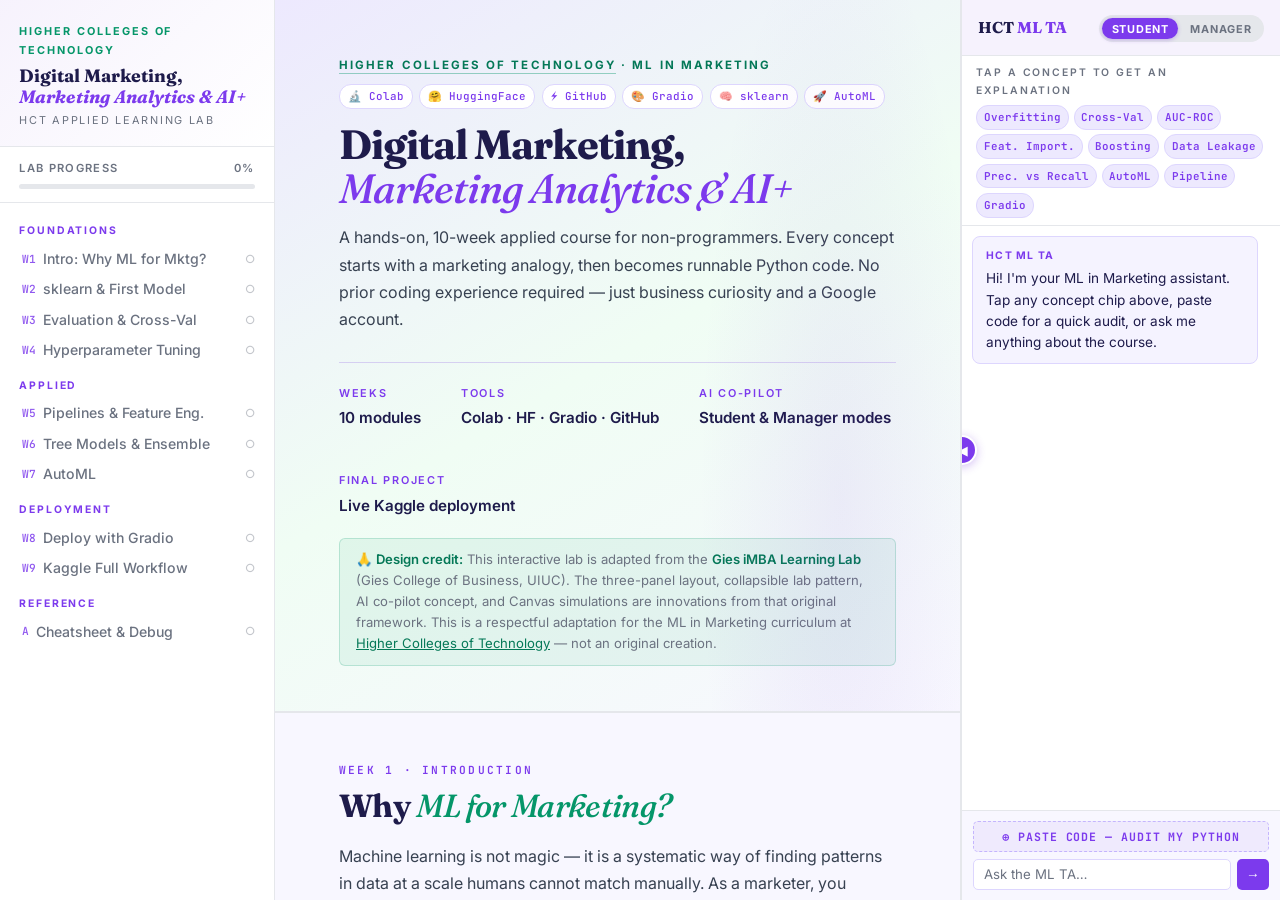
<file: apps/hct-lab-static/index.html>
<!DOCTYPE html>
<html lang="en">
<head>
<meta charset="UTF-8">
<meta name="viewport" content="width=device-width,initial-scale=1">
<title>Digital Marketing, Marketing Analytics and AI+ — HCT Learning Lab</title>
<link href="https://fonts.googleapis.com/css2?family=Fraunces:ital,wght@0,500;0,700;1,400&family=Inter:wght@400;500;600&family=JetBrains+Mono:wght@400;500&display=swap" rel="stylesheet">
<style>
*{box-sizing:border-box;margin:0;padding:0}
:root{
  --bg:#F8F7FF;--bg2:#FFFFFF;--bg3:#EEF0FF;
  --purple:#6D28D9;--purple2:#7C3AED;--purple3:rgba(109,40,217,.1);--purple4:rgba(109,40,217,.06);
  --green:#059669;--green2:#047857;
  --amber:#D97706;
  --text:#1E1B4B;--text2:#374151;--text3:#6B7280;
  --line:#E5E7EB;--line2:#D1D5DB;
  --code-bg:#1E1B4B;
  --kw:#C084FC;--st:#34D399;--nm:#FB923C;--fn:#60A5FA;--cm:#9CA3AF;--bi:#F472B6;
  --sb-w:275px;--cp-w:320px;
}
html{scroll-behavior:smooth}
body{font-family:'Inter',sans-serif;background:var(--bg);color:var(--text);font-size:16px;line-height:1.7;-webkit-font-smoothing:antialiased;display:flex;min-height:100vh;overflow:hidden}

/* SIDEBAR */
aside#sidebar{width:var(--sb-w);flex-shrink:0;background:var(--bg2);border-right:1px solid var(--line);height:100vh;overflow-y:auto;overflow-x:hidden;display:flex;flex-direction:column;position:sticky;top:0;scrollbar-width:thin;scrollbar-color:var(--purple) #E5E7EB}
aside#sidebar::-webkit-scrollbar{width:4px}
aside#sidebar::-webkit-scrollbar-thumb{background:var(--purple);border-radius:2px}
.brand{padding:1.4rem 1.2rem 1rem;border-bottom:1px solid var(--line);background:linear-gradient(135deg,var(--purple4),var(--bg2))}
.brand-hct{font-size:.68rem;text-transform:uppercase;letter-spacing:.18em;color:var(--green);margin-bottom:.35rem;font-weight:700}
.brand-hct a{color:var(--green);text-decoration:none}
.brand-hct a:hover{color:var(--green2);text-decoration:underline}
.brand-name{font-family:'Fraunces',serif;font-size:1.12rem;font-weight:700;line-height:1.2;margin-bottom:.2rem;color:var(--text)}
.brand-name em{font-style:italic;color:var(--purple2)}
.brand-sub{font-size:.68rem;text-transform:uppercase;letter-spacing:.16em;color:var(--text3)}
.prog-track{padding:.8rem 1.2rem;border-bottom:1px solid var(--line)}
.prog-label{font-size:.7rem;text-transform:uppercase;letter-spacing:.12em;color:var(--text3);margin-bottom:.35rem;display:flex;justify-content:space-between;font-weight:600}
.prog-bar{height:5px;background:#E5E7EB;border-radius:3px;overflow:hidden}
.prog-fill{height:100%;background:linear-gradient(90deg,var(--purple),var(--green));border-radius:3px;transition:width .4s ease;width:0}
.nav-sections{padding:.5rem 0 1.2rem}
.nav-group{font-size:.65rem;text-transform:uppercase;letter-spacing:.18em;color:var(--purple2);padding:.7rem 1.2rem .25rem;font-weight:700}
.nav-item{display:flex;align-items:center;gap:.45rem;padding:.38rem 1.2rem;cursor:pointer;border-left:3px solid transparent;transition:all .15s;font-size:.88rem;color:var(--text3);background:none;border-top:none;border-right:none;border-bottom:none;width:100%;text-align:left;font-family:inherit;line-height:1.3;font-weight:500}
.nav-item:hover{color:var(--purple2);background:var(--purple4)}
.nav-item.active{color:var(--purple2);border-left-color:var(--purple);background:var(--purple3);font-weight:600}
.nav-num{font-family:'JetBrains Mono',monospace;font-size:.7rem;color:var(--purple2);opacity:.85;flex-shrink:0}
.nav-dot{margin-left:auto;font-size:.7rem;opacity:.4;flex-shrink:0}
.nav-item.done .nav-dot{color:var(--green);opacity:1}

/* MAIN */
#main{flex:1;height:100vh;overflow-y:auto;overflow-x:hidden}
#main::-webkit-scrollbar{width:6px}
#main::-webkit-scrollbar-thumb{background:rgba(109,40,217,.3);border-radius:3px}

/* HERO */
.hero{background:linear-gradient(150deg,#EDE9FE 0%,#F0FDF4 50%,#F8F7FF 100%);padding:3.5rem 4rem 2.8rem;border-bottom:2px solid var(--line);position:relative;overflow:hidden}
.hero::after{content:"";position:absolute;top:-20%;right:-5%;width:45%;height:180%;background:radial-gradient(ellipse,rgba(109,40,217,.07),transparent 65%);pointer-events:none}
.hero-top{display:flex;align-items:flex-start;justify-content:space-between;margin-bottom:.9rem;flex-wrap:wrap;gap:.5rem}
.hero-inst{font-size:.72rem;text-transform:uppercase;letter-spacing:.18em;color:var(--green2);font-weight:700}
.hero-inst a{color:var(--green2);text-decoration:none;border-bottom:1px solid rgba(5,150,105,.4);padding-bottom:.05rem}
.hero-inst a:hover{color:var(--green)}
.tool-pills{display:flex;gap:.4rem;flex-wrap:wrap}
.tool-pill{font-size:.68rem;font-family:'JetBrains Mono',monospace;background:#fff;border:1.5px solid #DDD6FE;color:var(--purple2);padding:.15rem .5rem;border-radius:12px;white-space:nowrap;font-weight:500}
h1.hero-title{font-family:'Fraunces',serif;font-size:clamp(2rem,3.2vw,3.2rem);line-height:1.06;font-weight:700;letter-spacing:-.025em;margin-bottom:.9rem;max-width:22ch;color:var(--text)}
h1.hero-title em{font-style:italic;font-weight:500;color:var(--purple2)}
.hero-lede{color:var(--text2);max-width:58ch;font-size:1rem;margin-bottom:1.8rem}
.hero-stats{display:flex;gap:2.5rem;border-top:1px solid rgba(109,40,217,.2);padding-top:1.3rem;flex-wrap:wrap}
.hero-stat dt{font-size:.68rem;text-transform:uppercase;letter-spacing:.16em;color:var(--purple2);margin-bottom:.2rem;font-weight:600}
.hero-stat dd{font-size:.95rem;font-weight:600;color:var(--text)}
.attr-badge{margin-top:1.2rem;padding:.65rem 1rem;background:rgba(5,150,105,.07);border:1.5px solid rgba(5,150,105,.2);border-radius:6px;font-size:.82rem;color:var(--text3);line-height:1.6}
.attr-badge strong{color:var(--green2);font-weight:600}

/* CHAPTER */
.chapter{padding:3rem 4rem 2.5rem;border-bottom:1px solid var(--line)}
.ch-eyebrow{font-family:'JetBrains Mono',monospace;font-size:.7rem;text-transform:uppercase;letter-spacing:.2em;color:var(--purple2);margin-bottom:.55rem;font-weight:600}
h2.ch-title{font-family:'Fraunces',serif;font-size:2rem;line-height:1.1;font-weight:700;letter-spacing:-.02em;margin-bottom:1.2rem;color:var(--text)}
h2.ch-title em{font-style:italic;color:var(--green);font-weight:500}
h3.sec-head{font-family:'Fraunces',serif;font-size:1.3rem;margin:2rem 0 .55rem;font-weight:600;color:var(--text)}
h3.ex-head{display:flex;align-items:baseline;gap:.7rem;border-top:2px solid var(--line);padding-top:2rem;margin:2.5rem 0 .6rem}
h3.ex-head .ex-n{font-family:'JetBrains Mono',monospace;font-size:.82rem;color:var(--purple2);font-weight:600}
h4.step-head{font-size:1rem;color:var(--green2);font-weight:700;margin:1.4rem 0 .45rem}
p{color:var(--text2);margin-bottom:.9rem;font-size:1rem}
strong{color:var(--text);font-weight:700}
em.inline{color:var(--purple2);font-style:italic}
ul,ol{color:var(--text2);padding-left:1.5rem;margin:.4rem 0 1rem;font-size:.97rem}
li{margin-bottom:.35rem}
li::marker{color:var(--purple2)}
code.ic{font-family:'JetBrains Mono',monospace;font-size:.82em;background:#EDE9FE;color:var(--purple2);padding:.15em .4em;border-radius:4px;font-weight:500}

.concept-box{background:linear-gradient(135deg,#F5F3FF,#F0FDF4);border:1.5px solid #DDD6FE;border-radius:8px;padding:1rem 1.2rem;margin:1rem 0 1.3rem;position:relative}
.concept-box::before{content:"CONCEPT";font-family:'JetBrains Mono',monospace;font-size:.58rem;letter-spacing:.2em;background:var(--purple2);color:#fff;padding:.12rem .45rem;border-radius:3px;position:absolute;top:-9px;left:.9rem;font-weight:700}
.concept-box p{color:var(--text2);font-size:.97rem;margin:0}

.lab-btn{display:flex;align-items:center;gap:.55rem;background:var(--purple3);border:1.5px solid #C4B5FD;color:var(--purple2);padding:.55rem 1.1rem;border-radius:6px;cursor:pointer;font-family:'Inter',sans-serif;font-size:.85rem;font-weight:700;letter-spacing:.04em;transition:all .18s;margin:1rem 0;text-transform:uppercase}
.lab-btn:hover{background:#DDD6FE;border-color:var(--purple)}
.lab-btn .chev{transition:transform .28s;font-style:normal;font-size:.78rem}
.lab-btn.open .chev{transform:rotate(180deg)}
.lab-wrap{max-height:0;overflow:hidden;transition:max-height .5s cubic-bezier(.4,0,.2,1)}
.lab-wrap.open{max-height:9999px}

.code-wrap{border-radius:8px;background:var(--code-bg);border:1px solid #312E81;margin:.9rem 0;overflow:hidden;box-shadow:0 2px 8px rgba(109,40,217,.12)}
.code-head{display:flex;justify-content:space-between;align-items:center;padding:.45rem .9rem;background:rgba(109,40,217,.3);border-bottom:1px solid rgba(255,255,255,.1)}
.code-lbl{font-family:'JetBrains Mono',monospace;font-size:.65rem;text-transform:uppercase;letter-spacing:.14em;color:#C4B5FD;font-weight:600}
.cp-btn{background:transparent;border:1px solid rgba(255,255,255,.25);color:rgba(255,255,255,.6);font-family:'JetBrains Mono',monospace;font-size:.62rem;padding:.15rem .45rem;border-radius:3px;cursor:pointer;text-transform:uppercase;letter-spacing:.1em;transition:all .15s}
.cp-btn:hover{background:var(--purple2);color:#fff;border-color:var(--purple2)}
.cp-btn.ok{background:var(--green);color:#fff;border-color:var(--green)}
pre{margin:0;padding:.9rem 1rem;overflow-x:auto;font-family:'JetBrains Mono',monospace;font-size:.83rem;line-height:1.65;color:#E0E7FF}
pre::-webkit-scrollbar{height:4px}
pre::-webkit-scrollbar-thumb{background:rgba(255,255,255,.2);border-radius:2px}
.kw{color:var(--kw)}.st{color:var(--st)}.nm{color:var(--nm)}.fn{color:var(--fn)}.cm{color:var(--cm);font-style:italic}.bi{color:var(--bi)}

.callout{border-left:4px solid var(--purple2);background:#F5F3FF;padding:.85rem 1.1rem;border-radius:0 6px 6px 0;margin:1.1rem 0}
.callout-tag{font-family:'JetBrains Mono',monospace;font-size:.65rem;text-transform:uppercase;letter-spacing:.18em;color:var(--purple2);display:block;margin-bottom:.3rem;font-weight:700}
.callout p{font-size:.95rem;margin:0;color:var(--text2)}
.callout.tip{border-left-color:var(--green);background:#F0FDF4}.callout.tip .callout-tag{color:var(--green2)}
.callout.warn{border-left-color:var(--amber);background:#FFFBEB}.callout.warn .callout-tag{color:var(--amber)}

.colab-btn{display:inline-flex;align-items:center;gap:.45rem;background:var(--purple2);color:#fff;font-weight:700;font-size:.82rem;padding:.48rem .95rem;border-radius:5px;text-decoration:none;transition:all .15s;margin:.5rem 0;box-shadow:0 1px 4px rgba(109,40,217,.3)}
.colab-btn:hover{background:var(--purple)}

.out-wrap{margin:.7rem 0 1.1rem;border-radius:6px;background:#F1F5F9;border:1.5px dashed #CBD5E1;padding:.8rem 1rem;font-family:'JetBrains Mono',monospace;font-size:.82rem;color:#334155;white-space:pre;overflow-x:auto;line-height:1.6}
.out-lbl{font-size:.65rem;text-transform:uppercase;letter-spacing:.18em;color:var(--purple2);margin-bottom:.35rem;font-family:'JetBrains Mono',monospace;font-weight:700}

.sim-box{background:#F5F3FF;border:1.5px solid #DDD6FE;border-radius:8px;padding:1.1rem;margin:1rem 0}
.sim-lbl{font-family:'JetBrains Mono',monospace;font-size:.65rem;text-transform:uppercase;letter-spacing:.18em;color:var(--purple2);margin-bottom:.65rem;font-weight:700}
.sim-row{display:flex;align-items:center;gap:.75rem;margin-bottom:.5rem;font-size:.88rem}
.sim-row label{color:var(--text3);min-width:120px;font-size:.85rem;font-weight:500}
.sim-row input[type=range]{flex:1;accent-color:var(--purple2);cursor:pointer}
.sim-val{font-family:'JetBrains Mono',monospace;font-size:.8rem;color:var(--purple2);min-width:40px;text-align:right;font-weight:700}

.try-it{margin:1.8rem 0 0;padding:1.1rem 1.3rem;background:#F0FDF4;border:1.5px solid #BBF7D0;border-radius:8px}
.try-it h4{color:var(--green2);font-family:'Fraunces',serif;font-size:1.05rem;margin-bottom:.45rem;font-weight:700}
.try-it li{font-size:.95rem}

.takeaway{margin-top:1.5rem;padding:1.1rem 1.4rem;background:linear-gradient(135deg,rgba(109,40,217,.08),rgba(5,150,105,.06));border:1.5px solid rgba(109,40,217,.2);border-radius:8px}
.takeaway-tag{font-family:'JetBrains Mono',monospace;font-size:.65rem;text-transform:uppercase;letter-spacing:.2em;color:var(--green2);margin-bottom:.35rem;display:block;font-weight:700}
.takeaway p{color:var(--text);font-size:.98rem;font-weight:600;margin:0}

.spark{border-bottom:2px dashed #C4B5FD;cursor:pointer;color:inherit;transition:color .15s;display:inline-flex;align-items:center;gap:.18rem}
.spark:hover{color:var(--purple2)}
.spark-i{display:inline-flex;align-items:center;justify-content:center;width:15px;height:15px;background:var(--purple2);color:#fff;border-radius:50%;font-size:.55rem;font-weight:700;font-style:normal;flex-shrink:0}

table.ref-table{width:100%;border-collapse:collapse;margin:1rem 0;font-size:.92rem}
table.ref-table th{text-align:left;padding:.55rem .8rem;border-bottom:2px solid var(--purple2);color:var(--purple2);font-weight:700;text-transform:uppercase;font-size:.68rem;letter-spacing:.08em;background:#F5F3FF}
table.ref-table td{padding:.5rem .8rem;border-bottom:1px solid var(--line);color:var(--text2)}
table.ref-table tbody tr:hover{background:var(--purple4)}
table.ref-table td code.ic{font-size:.8rem}

/* COPILOT */
#copilot{width:var(--cp-w);flex-shrink:0;background:var(--bg2);border-left:2px solid var(--line);height:100vh;display:flex;flex-direction:column;position:sticky;top:0;transition:width .32s cubic-bezier(.4,0,.2,1);overflow:hidden}
#copilot.collapsed{width:44px}
#copilot.collapsed .copilot-inner{opacity:0;pointer-events:none}
.copilot-inner{display:flex;flex-direction:column;flex:1;overflow:hidden;opacity:1;transition:opacity .2s}
.copilot-toggle{position:absolute;top:50%;transform:translateY(-50%);left:-15px;z-index:10;width:30px;height:30px;border-radius:50%;background:var(--purple2);border:2.5px solid var(--bg2);cursor:pointer;display:flex;align-items:center;justify-content:center;font-size:.78rem;color:#fff;font-weight:700;transition:left .32s;box-shadow:0 2px 10px rgba(109,40,217,.3);flex-shrink:0}
#copilot.collapsed .copilot-toggle{left:8px}
.cp-header{padding:.95rem 1rem .8rem;border-bottom:1px solid var(--line);display:flex;align-items:center;justify-content:space-between;flex-shrink:0;gap:.5rem;background:var(--purple4)}
.cp-title{font-family:'Fraunces',serif;font-size:.98rem;font-weight:700;white-space:nowrap;color:var(--text)}
.cp-title span{color:var(--purple2)}
.tone-row{display:flex;gap:3px;background:#E5E7EB;border-radius:20px;padding:3px;flex-shrink:0}
.tone-btn{padding:.2rem .58rem;border-radius:16px;border:none;font-size:.68rem;font-weight:700;text-transform:uppercase;letter-spacing:.07em;cursor:pointer;transition:all .18s;background:transparent;color:var(--text3);font-family:inherit;white-space:nowrap}
.tone-btn.active{background:var(--purple2);color:#fff;box-shadow:0 1px 4px rgba(109,40,217,.3)}

.sparks-strip{padding:.55rem .9rem .45rem;border-bottom:1px solid var(--line);flex-shrink:0}
.sparks-lbl{font-size:.65rem;text-transform:uppercase;letter-spacing:.18em;color:var(--text3);margin-bottom:.32rem;font-weight:600}
.spark-chips{display:flex;flex-wrap:wrap;gap:.3rem}
.spark-chip{font-size:.68rem;background:#EDE9FE;border:1.5px solid #DDD6FE;color:var(--purple2);padding:.13rem .42rem;border-radius:12px;cursor:pointer;transition:all .15s;font-family:'JetBrains Mono',monospace;white-space:nowrap;font-weight:600}
.spark-chip:hover{background:#DDD6FE;border-color:var(--purple2)}

.cp-msgs{flex:1;overflow-y:auto;padding:.65rem;display:flex;flex-direction:column;gap:.55rem;scrollbar-width:thin;scrollbar-color:#C4B5FD #F5F3FF}
.cp-msgs::-webkit-scrollbar{width:3px}
.cp-msgs::-webkit-scrollbar-thumb{background:#C4B5FD;border-radius:2px}
.msg{padding:.65rem .8rem;border-radius:8px;font-size:.85rem;line-height:1.55;max-width:96%}
.msg.ta{background:#F5F3FF;border:1px solid #DDD6FE;align-self:flex-start}
.msg.user{background:var(--purple3);align-self:flex-end;text-align:right;font-size:.83rem;border:1px solid #DDD6FE}
.msg.ta strong.ta-label{color:var(--purple2);display:block;font-size:.65rem;text-transform:uppercase;letter-spacing:.12em;margin-bottom:.28rem;font-weight:700}
.msg.ta code{font-family:'JetBrains Mono',monospace;font-size:.78rem;background:#EDE9FE;color:var(--purple2);padding:.1em .3em;border-radius:3px}
.msg.typing{display:flex;align-items:center;gap:4px;padding:.65rem .8rem}
.dot{width:6px;height:6px;background:var(--purple2);border-radius:50%;animation:bounce .9s infinite}
.dot:nth-child(2){animation-delay:.18s}.dot:nth-child(3){animation-delay:.36s}
@keyframes bounce{0%,80%,100%{transform:translateY(0)}40%{transform:translateY(-5px)}}

.cp-footer{padding:.65rem .7rem;border-top:1px solid var(--line);flex-shrink:0;background:var(--bg)}
.audit-btn{width:100%;background:var(--purple4);border:1.5px dashed #C4B5FD;color:var(--purple2);padding:.42rem;border-radius:5px;font-size:.72rem;cursor:pointer;font-family:'JetBrains Mono',monospace;letter-spacing:.08em;text-transform:uppercase;transition:all .15s;margin-bottom:.42rem;display:block;text-align:center;font-weight:700}
.audit-btn:hover{background:#EDE9FE}
.audit-area{width:100%;background:#F8F7FF;border:1.5px solid #DDD6FE;border-radius:5px;color:var(--text);font-family:'JetBrains Mono',monospace;font-size:.75rem;padding:.5rem;resize:vertical;display:none;min-height:70px;max-height:115px;outline:none}
.audit-area.open{display:block}
.audit-area:focus{border-color:var(--purple2)}
.audit-submit{width:100%;margin-top:.3rem;background:var(--purple2);border:none;color:#fff;border-radius:5px;padding:.38rem;font-size:.75rem;font-weight:700;cursor:pointer;font-family:inherit;letter-spacing:.05em;text-transform:uppercase;display:none}
.audit-submit.open{display:block}
.send-row{display:flex;gap:.35rem;margin-top:.45rem}
.chat-input{flex:1;background:#fff;border:1.5px solid #DDD6FE;border-radius:5px;color:var(--text);font-family:'Inter',sans-serif;font-size:.83rem;padding:.4rem .6rem;outline:none}
.chat-input::placeholder{color:var(--text3)}
.chat-input:focus{border-color:var(--purple2);box-shadow:0 0 0 3px rgba(109,40,217,.1)}
.send-btn{background:var(--purple2);border:none;color:#fff;border-radius:5px;width:32px;cursor:pointer;font-size:.85rem;display:flex;align-items:center;justify-content:center;transition:opacity .15s;flex-shrink:0}
.send-btn:hover{opacity:.85}

/* FOOTER */
.site-footer{padding:3rem 4rem 2.5rem;border-top:2px solid var(--line);background:linear-gradient(135deg,#EDE9FE,#F0FDF4)}
.footer-inner{display:grid;grid-template-columns:1fr 2fr 1fr;gap:2.5rem}
.footer-title{font-family:'Fraunces',serif;font-size:1.05rem;font-weight:700;display:block;margin-bottom:.2rem;color:var(--text)}
.footer-sub{font-size:.7rem;color:var(--green2);text-transform:uppercase;letter-spacing:.12em;display:block;font-weight:700}
.footer-ack h3,.footer-tools h3{font-size:.68rem;text-transform:uppercase;letter-spacing:.15em;color:var(--purple2);margin-bottom:.6rem;font-family:'JetBrains Mono',monospace;font-weight:700}
.footer-ack p{font-size:.85rem;color:var(--text3);line-height:1.7}
.footer-ack strong{color:var(--green2);font-weight:700}
.footer-ack a{color:var(--green2);text-decoration:none}
.footer-ack a:hover{text-decoration:underline}
.footer-tools p{font-family:'JetBrains Mono',monospace;font-size:.75rem;color:var(--text3);line-height:1.7}
.footer-copy{grid-column:1/-1;border-top:1px solid rgba(109,40,217,.15);padding-top:1rem;margin-top:.5rem;font-size:.78rem;color:var(--text3);text-align:center}
</style>
</head>
<body>

<!-- ══ SIDEBAR ══ -->
<aside id="sidebar">
  <div class="brand">
    <div class="brand-hct"><a href="https://hct.ac.ae/en" target="_blank">Higher Colleges of Technology</a></div>
    <div class="brand-name">Digital Marketing,<br><em>Marketing Analytics &amp; AI+</em></div>
    <div class="brand-sub">HCT Applied Learning Lab</div>
  </div>
  <div class="prog-track">
    <div class="prog-label"><span>Lab Progress</span><span id="prog-pct">0%</span></div>
    <div class="prog-bar"><div class="prog-fill" id="prog-fill"></div></div>
  </div>
  <nav class="nav-sections">
    <div class="nav-group">Foundations</div>
    <button class="nav-item" data-sec="s0" onclick="navTo('s0')"><span class="nav-num">W1</span>Intro: Why ML for Mktg?<span class="nav-dot" id="nd-s0">○</span></button>
    <button class="nav-item" data-sec="s1" onclick="navTo('s1')"><span class="nav-num">W2</span>sklearn &amp; First Model<span class="nav-dot" id="nd-s1">○</span></button>
    <button class="nav-item" data-sec="s2" onclick="navTo('s2')"><span class="nav-num">W3</span>Evaluation &amp; Cross-Val<span class="nav-dot" id="nd-s2">○</span></button>
    <button class="nav-item" data-sec="s3" onclick="navTo('s3')"><span class="nav-num">W4</span>Hyperparameter Tuning<span class="nav-dot" id="nd-s3">○</span></button>
    <div class="nav-group">Applied</div>
    <button class="nav-item" data-sec="s4" onclick="navTo('s4')"><span class="nav-num">W5</span>Pipelines &amp; Feature Eng.<span class="nav-dot" id="nd-s4">○</span></button>
    <button class="nav-item" data-sec="s5" onclick="navTo('s5')"><span class="nav-num">W6</span>Tree Models &amp; Ensemble<span class="nav-dot" id="nd-s5">○</span></button>
    <button class="nav-item" data-sec="s6" onclick="navTo('s6')"><span class="nav-num">W7</span>AutoML<span class="nav-dot" id="nd-s6">○</span></button>
    <div class="nav-group">Deployment</div>
    <button class="nav-item" data-sec="s7" onclick="navTo('s7')"><span class="nav-num">W8</span>Deploy with Gradio<span class="nav-dot" id="nd-s7">○</span></button>
    <button class="nav-item" data-sec="s8" onclick="navTo('s8')"><span class="nav-num">W9</span>Kaggle Full Workflow<span class="nav-dot" id="nd-s8">○</span></button>
    <div class="nav-group">Reference</div>
    <button class="nav-item" data-sec="s9" onclick="navTo('s9')"><span class="nav-num">A</span>Cheatsheet &amp; Debug<span class="nav-dot" id="nd-s9">○</span></button>
  </nav>
</aside>

<!-- ══ MAIN ══ -->
<div id="main">

<!-- HERO -->
<div class="hero">
  <div class="hero-top">
    <div class="hero-inst"><a href="https://hct.ac.ae/en" target="_blank">Higher Colleges of Technology</a> · ML in Marketing</div>
    <div class="tool-pills">
      <span class="tool-pill">🔬 Colab</span>
      <span class="tool-pill">🤗 HuggingFace</span>
      <span class="tool-pill">⚡ GitHub</span>
      <span class="tool-pill">🎨 Gradio</span>
      <span class="tool-pill">🧠 sklearn</span>
      <span class="tool-pill">🚀 AutoML</span>
    </div>
  </div>
  <h1 class="hero-title">Digital Marketing,<br><em>Marketing Analytics &amp; AI+</em></h1>
  <p class="hero-lede">A hands-on, 10-week applied course for non-programmers. Every concept starts with a marketing analogy, then becomes runnable Python code. No prior coding experience required — just business curiosity and a Google account.</p>
  <dl class="hero-stats">
    <div class="hero-stat"><dt>Weeks</dt><dd>10 modules</dd></div>
    <div class="hero-stat"><dt>Tools</dt><dd>Colab · HF · Gradio · GitHub</dd></div>
    <div class="hero-stat"><dt>AI Co-Pilot</dt><dd>Student &amp; Manager modes</dd></div>
    <div class="hero-stat"><dt>Final Project</dt><dd>Live Kaggle deployment</dd></div>
  </dl>
  <div class="attr-badge">🙏 <strong>Design credit:</strong> This interactive lab is adapted from the <strong>Gies iMBA Learning Lab</strong> (Gies College of Business, UIUC). The three-panel layout, collapsible lab pattern, AI co-pilot concept, and Canvas simulations are innovations from that original framework. This is a respectful adaptation for the ML in Marketing curriculum at <a href="https://hct.ac.ae/en" target="_blank" style="color:var(--green2)">Higher Colleges of Technology</a> — not an original creation.</div>
</div>

<!-- ══ W1 ══ -->
<section class="chapter" id="s0">
  <div class="ch-eyebrow">Week 1 · Introduction</div>
  <h2 class="ch-title">Why <em>ML for Marketing?</em></h2>
  <p>Machine learning is not magic — it is a systematic way of finding patterns in data at a scale humans cannot match manually. As a marketer, you already possess the most valuable skill: you understand <strong>what question to ask</strong>. ML gives you the tools to answer it at scale.</p>
  <div class="concept-box"><p><strong>The core loop:</strong> You have data about customers → ML finds the pattern → the pattern predicts future behaviour → you act on that prediction. Everything in this course is a variation on that loop.</p></div>
  <p>We distinguish two types: <strong>Supervised</strong> (you provide the answer key — e.g., which customers churned) and <strong>Unsupervised</strong> (the algorithm discovers structure — e.g., natural customer segments). Marketing primarily uses supervised learning.</p>
  <p><strong>Key vocabulary:</strong> A <em class="inline">feature</em> is any known information about a customer (age, purchase history, email open rate). A <em class="inline">label</em> is what you want to predict (did they buy? will they churn?). Your model learns the relationship between features and labels from historical data.</p>

  <button class="lab-btn" onclick="toggleLab('l0',this)"><span>⚗</span> View Python Implementation <em class="chev">▾</em></button>
  <div class="lab-wrap" id="l0">
    <h3 class="ex-head"><span class="ex-n">EXAMPLE 1.1</span> Setting Up Your Colab Environment</h3>
    <a class="colab-btn" href="https://colab.research.google.com/" target="_blank">▶ Open in Colab</a>
    <div class="code-wrap">
      <div class="code-head"><span class="code-lbl">Python · Setup</span><button class="cp-btn" onclick="copyCode(this)">Copy</button></div>
<pre><code><span class="cm"># ── Cell 1: Install & import everything for this course ──</span>
!pip install scikit-learn pandas matplotlib seaborn --quiet

<span class="kw">import</span> pandas <span class="kw">as</span> pd
<span class="kw">import</span> numpy <span class="kw">as</span> np
<span class="kw">import</span> matplotlib.pyplot <span class="kw">as</span> plt
<span class="kw">import</span> seaborn <span class="kw">as</span> sns

<span class="bi">print</span>(<span class="st">"✅ Environment ready! Let's do some marketing ML."</span>)</code></pre>
    </div>

    <h3 class="ex-head"><span class="ex-n">EXAMPLE 1.2</span> Loading a Real Marketing Dataset</h3>
    <div class="code-wrap">
      <div class="code-head"><span class="code-lbl">Python · Load Data</span><button class="cp-btn" onclick="copyCode(this)">Copy</button></div>
<pre><code><span class="cm"># ── Cell 2: Load UCI Bank Marketing dataset ──</span>
url = <span class="st">"https://raw.githubusercontent.com/datasciencedojo/datasets/master/bank-additional.csv"</span>
df = pd.<span class="fn">read_csv</span>(url, sep=<span class="st">";"</span>)

<span class="bi">print</span>(<span class="st">f"Shape: {df.shape}"</span>)
<span class="bi">print</span>(<span class="st">f"Columns: {df.columns.tolist()}"</span>)
df.<span class="fn">head</span>()</code></pre>
    </div>

    <h3 class="ex-head"><span class="ex-n">EXAMPLE 1.3</span> Your First Exploratory Data Analysis</h3>
    <div class="code-wrap">
      <div class="code-head"><span class="code-lbl">Python · EDA</span><button class="cp-btn" onclick="copyCode(this)">Copy</button></div>
<pre><code><span class="cm"># ── Cell 3: Understand the target variable ──</span>
<span class="bi">print</span>(<span class="st">"=== Target Distribution ==="</span>)
<span class="bi">print</span>(df[<span class="st">"y"</span>].<span class="fn">value_counts</span>())
<span class="bi">print</span>(df[<span class="st">"y"</span>].<span class="fn">value_counts</span>(normalize=<span class="kw">True</span>).<span class="fn">round</span>(<span class="nm">3</span>))

fig, ax = plt.<span class="fn">subplots</span>(figsize=(<span class="nm">8</span>,<span class="nm">4</span>))
<span class="kw">for</span> outcome <span class="kw">in</span> [<span class="st">"no"</span>, <span class="st">"yes"</span>]:
    ax.<span class="fn">hist</span>(df[df[<span class="st">"y"</span>]==outcome][<span class="st">"age"</span>], bins=<span class="nm">30</span>, alpha=<span class="nm">.6</span>, label=<span class="st">f"Subscribed: {outcome}"</span>)
ax.<span class="fn">set_xlabel</span>(<span class="st">"Age"</span>); ax.<span class="fn">legend</span>(); plt.<span class="fn">tight_layout</span>(); plt.<span class="fn">show</span>()</code></pre>
    </div>
    <div class="out-wrap"><div class="out-lbl">Output</div>=== Target Distribution ===
no     36548   (88.7%)
yes     4640   (11.3%)</div>
    <div class="callout tip"><span class="callout-tag">Marketing insight</span><p>Only 11.3% of contacts subscribed — a class imbalance. If we predicted "no" for everyone, we'd be right 88.7% of the time! This is why Accuracy is misleading for marketing ML. We fix this in Week 3.</p></div>
    <div class="try-it"><h4>Try it yourself</h4><ol><li>How many unique job types are in the dataset? Use <code class="ic">df["job"].value_counts()</code></li><li>What is the average campaign calls for subscribers vs non-subscribers? Use <code class="ic">df.groupby("y")["campaign"].mean()</code></li><li>Install Hugging Face datasets: <code class="ic">!pip install datasets</code> then <code class="ic">from datasets import load_dataset</code></li></ol></div>
  </div>
  <div class="takeaway"><span class="takeaway-tag">Week 1 Takeaway</span><p>ML does not replace marketing judgment — it amplifies it. Your job is to know what question to ask; Python's job is to find the pattern at scale.</p></div>
</section>

<!-- ══ W2 ══ -->
<section class="chapter" id="s1">
  <div class="ch-eyebrow">Week 2 · sklearn Foundations</div>
  <h2 class="ch-title">sklearn Blocks &amp; <em>Your First Model</em></h2>
  <p>The <code class="ic">scikit-learn</code> library follows one consistent interface: <strong>fit → predict → score</strong>. Learn these three methods once and you can use any of the 50+ models in the library. The pattern is identical whether predicting house prices or customer churn.</p>
  <div class="concept-box"><p><strong>The fundamental principle:</strong> We train on past data to predict future data we have never seen. This is why we <em>hold out</em> some data for testing — testing on training data just checks whether the model memorised history, not whether it can generalise.</p></div>

  <button class="lab-btn" onclick="toggleLab('l1',this)"><span>⚗</span> View Python Implementation <em class="chev">▾</em></button>
  <div class="lab-wrap" id="l1">
    <h3 class="ex-head"><span class="ex-n">EXAMPLE 2.1</span> Train/Test Split + Linear Regression</h3>
    <a class="colab-btn" href="https://colab.research.google.com/" target="_blank">▶ Open in Colab</a>
    <div class="code-wrap">
      <div class="code-head"><span class="code-lbl">Python · Regression</span><button class="cp-btn" onclick="copyCode(this)">Copy</button></div>
<pre><code><span class="kw">import</span> pandas <span class="kw">as</span> pd; <span class="kw">import</span> numpy <span class="kw">as</span> np
<span class="kw">from</span> sklearn.model_selection <span class="kw">import</span> train_test_split
<span class="kw">from</span> sklearn.linear_model <span class="kw">import</span> LinearRegression

np.random.<span class="fn">seed</span>(<span class="nm">42</span>); n = <span class="nm">500</span>
df = pd.<span class="fn">DataFrame</span>({
    <span class="st">"ad_spend"</span>:    np.random.<span class="fn">uniform</span>(<span class="nm">1000</span>, <span class="nm">50000</span>, n),
    <span class="st">"email_opens"</span>: np.random.<span class="fn">randint</span>(<span class="nm">50</span>, <span class="nm">2000</span>, n),
    <span class="st">"social_posts"</span>:np.random.<span class="fn">randint</span>(<span class="nm">5</span>, <span class="nm">100</span>, n),
})
df[<span class="st">"revenue"</span>] = (<span class="nm">3.5</span>*df[<span class="st">"ad_spend"</span>] + <span class="nm">12</span>*df[<span class="st">"email_opens"</span>]
    + <span class="nm">300</span>*df[<span class="st">"social_posts"</span>] + np.random.<span class="fn">normal</span>(<span class="nm">0</span>,<span class="nm">8000</span>,n))

X = df[[<span class="st">"ad_spend"</span>,<span class="st">"email_opens"</span>,<span class="st">"social_posts"</span>]]; y = df[<span class="st">"revenue"</span>]
X_train,X_test,y_train,y_test = train_test_split(X, y, test_size=<span class="nm">.2</span>, random_state=<span class="nm">42</span>)

model = <span class="fn">LinearRegression</span>().<span class="fn">fit</span>(X_train, y_train)
<span class="bi">print</span>(<span class="st">f"R² on test set: {model.score(X_test, y_test):.3f}"</span>)
<span class="bi">print</span>(<span class="st">"Coefficients:"</span>, <span class="bi">dict</span>(<span class="fn">zip</span>(X.columns, model.coef_.<span class="fn">round</span>(<span class="nm">2</span>))))</code></pre>
    </div>

    <h3 class="ex-head"><span class="ex-n">EXAMPLE 2.2</span> Classification — Predicting Purchase Intent</h3>
    <div class="code-wrap">
      <div class="code-head"><span class="code-lbl">Python · Classification</span><button class="cp-btn" onclick="copyCode(this)">Copy</button></div>
<pre><code><span class="kw">from</span> sklearn.linear_model <span class="kw">import</span> LogisticRegression
<span class="kw">from</span> sklearn.metrics <span class="kw">import</span> classification_report, ConfusionMatrixDisplay
<span class="kw">import</span> matplotlib.pyplot <span class="kw">as</span> plt

<span class="cm"># Numeric columns from the bank dataset loaded in Week 1</span>
num_cols = [<span class="st">"age"</span>,<span class="st">"campaign"</span>,<span class="st">"pdays"</span>,<span class="st">"previous"</span>]
X2 = df[num_cols].<span class="fn">fillna</span>(<span class="nm">0</span>)
y2 = (df[<span class="st">"y"</span>] == <span class="st">"yes"</span>).<span class="fn">astype</span>(<span class="bi">int</span>)

X_tr,X_te,y_tr,y_te = train_test_split(X2, y2, test_size=<span class="nm">.2</span>, random_state=<span class="nm">42</span>)
clf = <span class="fn">LogisticRegression</span>(max_iter=<span class="nm">1000</span>).<span class="fn">fit</span>(X_tr, y_tr)

<span class="bi">print</span>(<span class="fn">classification_report</span>(y_te, clf.<span class="fn">predict</span>(X_te)))
fig, ax = plt.<span class="fn">subplots</span>(figsize=(<span class="nm">4</span>,<span class="nm">4</span>))
<span class="fn">ConfusionMatrixDisplay</span>.<span class="fn">from_estimator</span>(clf, X_te, y_te, ax=ax)
plt.<span class="fn">tight_layout</span>(); plt.<span class="fn">show</span>()</code></pre>
    </div>

    <h4 class="step-head">Live Simulation — Train/Test Split Visualiser</h4>
    <div class="sim-box">
      <div class="sim-lbl">⚡ Adjust test size and watch the split change</div>
      <div class="sim-row"><label>Test size</label><input type="range" min="10" max="50" value="20" step="1" id="split-sl" oninput="drawSplit()"><span class="sim-val" id="split-val">20%</span></div>
      <canvas id="splitCanvas" style="width:100%;height:85px;display:block;margin-top:.4rem"></canvas>
    </div>
    <div class="callout"><span class="callout-tag">Regression vs Classification</span><p><strong>Regression</strong> predicts a number (lifetime value, expected spend). <strong>Classification</strong> predicts a category (will buy / won't buy). The sklearn interface is identical — only the output and metric change.</p></div>
    <div class="try-it"><h4>Try it yourself</h4><ol><li>Change <code class="ic">test_size=0.3</code>. Does R² improve or worsen? Why?</li><li>Try <code class="ic">LogisticRegression(class_weight="balanced")</code>. How does the recall for class 1 change?</li><li>Use the model to predict revenue for a new campaign: <code class="ic">model.predict([[20000, 500, 30]])</code></li></ol></div>
  </div>
  <div class="takeaway"><span class="takeaway-tag">Week 2 Takeaway</span><p>sklearn's unified <code class="ic">fit → predict → score</code> interface means you can swap any model with two lines of code. Master the workflow once, then experiment freely.</p></div>
</section>

<!-- ══ W3 ══ -->
<section class="chapter" id="s2">
  <div class="ch-eyebrow">Week 3 · Evaluation &amp; Cross-Validation</div>
  <h2 class="ch-title">Are We <em>Actually Good?</em></h2>
  <p>A single train/test split is like running one A/B test in one city and calling it global truth. The result depends on <em class="inline">which</em> 20% you happened to hold out — different random seeds give meaningfully different scores. <strong>Cross-validation</strong> fixes this by rotating through every part of your data as the test set.</p>
  <div class="concept-box"><p><strong>The K-Fold analogy:</strong> You want to test whether a new loyalty email works. Instead of testing only on your Dubai customers, you test on Dubai, Abu Dhabi, Sharjah, Al Ain, and RAK separately, then average. That is 5-Fold Cross-Validation. Each emirate is one "fold."</p></div>

  <button class="lab-btn" onclick="toggleLab('l2',this)"><span>⚗</span> View Python Implementation <em class="chev">▾</em></button>
  <div class="lab-wrap" id="l2">
    <h3 class="ex-head"><span class="ex-n">EXAMPLE 3.1</span> Why a Single Split Lies — K-Fold Solution</h3>
    <a class="colab-btn" href="https://colab.research.google.com/" target="_blank">▶ Open in Colab</a>
    <div class="code-wrap">
      <div class="code-head"><span class="code-lbl">Python · The variance problem</span><button class="cp-btn" onclick="copyCode(this)">Copy</button></div>
<pre><code><span class="kw">import</span> numpy <span class="kw">as</span> np
<span class="kw">from</span> sklearn.ensemble <span class="kw">import</span> RandomForestClassifier
<span class="kw">from</span> sklearn.model_selection <span class="kw">import</span> train_test_split, cross_val_score, StratifiedKFold
<span class="kw">from</span> sklearn.datasets <span class="kw">import</span> make_classification

X, y = make_classification(n_samples=<span class="nm">1000</span>, n_features=<span class="nm">10</span>, random_state=<span class="nm">0</span>)
model = <span class="fn">RandomForestClassifier</span>(n_estimators=<span class="nm">50</span>, random_state=<span class="nm">1</span>)

<span class="cm"># Same model, 20 different splits → how much do scores vary?</span>
scores = [train_test_split(X,y,test_size=<span class="nm">.2</span>,random_state=s) <span class="kw">for</span> s <span class="kw">in</span> <span class="bi">range</span>(<span class="nm">20</span>)]
single_scores = [model.<span class="fn">fit</span>(Xtr,ytr).<span class="fn">score</span>(Xte,yte) <span class="kw">for</span> Xtr,Xte,ytr,yte <span class="kw">in</span> scores]
<span class="bi">print</span>(<span class="st">f"Single-split range: {min(single_scores):.3f} to {max(single_scores):.3f}"</span>)

<span class="cm"># 5-Fold CV: stable mean ± honest uncertainty</span>
skf = <span class="fn">StratifiedKFold</span>(n_splits=<span class="nm">5</span>, shuffle=<span class="kw">True</span>, random_state=<span class="nm">42</span>)
cv = <span class="fn">cross_val_score</span>(model, X, y, cv=skf, scoring=<span class="st">"accuracy"</span>)
<span class="bi">print</span>(<span class="st">f"5-Fold CV: {cv.mean():.3f} ± {cv.std():.3f}"</span>)
<span class="bi">print</span>(<span class="st">f"Per-fold:  {cv.round(3)}"</span>)</code></pre>
    </div>
    <div class="out-wrap"><div class="out-lbl">Output</div>Single-split range: 0.885 to 0.940
5-Fold CV: 0.913 ± 0.014
Per-fold:  [0.900 0.920 0.905 0.935 0.905]</div>

    <h3 class="ex-head"><span class="ex-n">EXAMPLE 3.2</span> Evaluation Metrics — The Full Picture</h3>
    <div class="code-wrap">
      <div class="code-head"><span class="code-lbl">Python · Metrics + ROC Curve</span><button class="cp-btn" onclick="copyCode(this)">Copy</button></div>
<pre><code><span class="kw">from</span> sklearn.metrics <span class="kw">import</span> classification_report, roc_auc_score, RocCurveDisplay
<span class="kw">from</span> sklearn.linear_model <span class="kw">import</span> LogisticRegression
<span class="kw">from</span> sklearn.datasets <span class="kw">import</span> make_classification
<span class="kw">import</span> matplotlib.pyplot <span class="kw">as</span> plt

X, y = make_classification(n_samples=<span class="nm">5000</span>, weights=[<span class="nm">.89</span>,<span class="nm">.11</span>], random_state=<span class="nm">0</span>)
X_tr,X_te,y_tr,y_te = train_test_split(X, y, test_size=<span class="nm">.2</span>, stratify=y, random_state=<span class="nm">42</span>)

naive = np.<span class="fn">zeros_like</span>(y_te)
<span class="bi">print</span>(<span class="st">f"Naive accuracy (predict all 'no'): {(naive==y_te).mean():.3f}"</span>)

clf = <span class="fn">LogisticRegression</span>(class_weight=<span class="st">"balanced"</span>, max_iter=<span class="nm">1000</span>).<span class="fn">fit</span>(X_tr, y_tr)
<span class="bi">print</span>(<span class="fn">classification_report</span>(y_te, clf.<span class="fn">predict</span>(X_te)))
<span class="bi">print</span>(<span class="st">f"AUC-ROC: {roc_auc_score(y_te, clf.predict_proba(X_te)[:,1]):.3f}"</span>)

fig, ax = plt.<span class="fn">subplots</span>(figsize=(<span class="nm">5</span>,<span class="nm">5</span>))
<span class="fn">RocCurveDisplay</span>.<span class="fn">from_estimator</span>(clf, X_te, y_te, ax=ax)
ax.<span class="fn">plot</span>([<span class="nm">0</span>,<span class="nm">1</span>],[<span class="nm">0</span>,<span class="nm">1</span>],<span class="st">"k--"</span>,label=<span class="st">"Random"</span>); ax.<span class="fn">legend</span>(); plt.<span class="fn">show</span>()</code></pre>
    </div>

    <h3 class="ex-head"><span class="ex-n">EXAMPLE 3.3</span> Stratified K-Fold Inside a Pipeline — The Correct Way</h3>
    <div class="code-wrap">
      <div class="code-head"><span class="code-lbl">Python · CV + Pipeline</span><button class="cp-btn" onclick="copyCode(this)">Copy</button></div>
<pre><code><span class="kw">from</span> sklearn.pipeline <span class="kw">import</span> Pipeline
<span class="kw">from</span> sklearn.preprocessing <span class="kw">import</span> StandardScaler
<span class="kw">from</span> sklearn.model_selection <span class="kw">import</span> cross_validate, StratifiedKFold
<span class="kw">import</span> pandas <span class="kw">as</span> pd

pipe = <span class="fn">Pipeline</span>([
    (<span class="st">"scaler"</span>, <span class="fn">StandardScaler</span>()),
    (<span class="st">"clf"</span>,    <span class="fn">LogisticRegression</span>(class_weight=<span class="st">"balanced"</span>, max_iter=<span class="nm">1000</span>)),
])

skf = <span class="fn">StratifiedKFold</span>(n_splits=<span class="nm">5</span>, shuffle=<span class="kw">True</span>, random_state=<span class="nm">42</span>)
results = <span class="fn">cross_validate</span>(pipe, X, y, cv=skf,
                          scoring=[<span class="st">"accuracy"</span>,<span class="st">"f1"</span>,<span class="st">"roc_auc"</span>],
                          return_train_score=<span class="kw">True</span>)

summary = pd.<span class="fn">DataFrame</span>({
    m: {<span class="st">"mean"</span>:results[<span class="st">f"test_{m}"</span>].<span class="fn">mean</span>(), <span class="st">"std"</span>:results[<span class="st">f"test_{m}"</span>].<span class="fn">std</span>()}
    <span class="kw">for</span> m <span class="kw">in</span> [<span class="st">"accuracy"</span>,<span class="st">"f1"</span>,<span class="st">"roc_auc"</span>]
}).<span class="fn">T</span>.<span class="fn">round</span>(<span class="nm">3</span>)
<span class="bi">print</span>(summary)</code></pre>
    </div>
    <div class="callout warn"><span class="callout-tag">Critical rule — Data Leakage</span><p>Always run cross-validation <em>inside</em> a Pipeline. If you scale all data first and then CV, test folds can "see" training statistics — that is data leakage. The Pipeline refits the scaler only on each training fold automatically.</p></div>

    <h4 class="step-head">Live Simulation — K-Fold Visualiser</h4>
    <div class="sim-box">
      <div class="sim-lbl">⚡ Adjust K to see how folds rotate through your data</div>
      <div class="sim-row"><label>Number of folds K</label><input type="range" min="2" max="10" value="5" step="1" id="kfold-sl" oninput="drawKFold()"><span class="sim-val" id="kfold-val">5</span></div>
      <canvas id="cvCanvas" style="width:100%;height:135px;display:block;margin-top:.4rem"></canvas>
    </div>
    <div class="try-it"><h4>Try it yourself</h4><ol><li>Compare <code class="ic">cross_val_score(..., scoring="f1")</code> vs <code class="ic">scoring="accuracy"</code> on imbalanced data. Which tells the truer story?</li><li>Try <code class="ic">cv=10</code>. Does the mean change much? Does the standard deviation go up or down?</li><li>Look up <code class="ic">TimeSeriesSplit</code> in sklearn docs. Why would you need this for weekly campaign data?</li></ol></div>
  </div>
  <div class="takeaway"><span class="takeaway-tag">Week 3 Takeaway</span><p>Always report CV mean ± std, not a single test score. For imbalanced marketing data, AUC-ROC and F1 tell the truth that Accuracy hides. Always keep preprocessing inside a Pipeline when cross-validating.</p></div>
</section>

<!-- ══ W4 ══ -->
<section class="chapter" id="s3">
  <div class="ch-eyebrow">Week 4 · Hyperparameter Tuning</div>
  <h2 class="ch-title">Finding the <em>Best Settings</em></h2>
  <p>Every ML model ships with default settings that are "good enough" — but not optimal for your data. <strong>Hyperparameters</strong> are knobs you control before training (like <code class="ic">max_depth</code> or <code class="ic">learning_rate</code>). Tuning is systematically finding better ones.</p>
  <div class="concept-box"><p><strong>Three strategies:</strong> Grid Search — try every combination (thorough, slow). Random Search — try random combinations (80% of the benefit at 20% of the cost). Bayesian Optuna — use past results to guide the search intelligently.</p></div>
  <button class="lab-btn" onclick="toggleLab('l3',this)"><span>⚗</span> View Python Implementation <em class="chev">▾</em></button>
  <div class="lab-wrap" id="l3">
    <h3 class="ex-head"><span class="ex-n">EXAMPLE 4.1</span> Grid Search &amp; Random Search</h3>
    <a class="colab-btn" href="https://colab.research.google.com/" target="_blank">▶ Open in Colab</a>
    <div class="code-wrap">
      <div class="code-head"><span class="code-lbl">Python · GridSearch + RandomSearch</span><button class="cp-btn" onclick="copyCode(this)">Copy</button></div>
<pre><code><span class="kw">from</span> sklearn.model_selection <span class="kw">import</span> GridSearchCV, RandomizedSearchCV
<span class="kw">from</span> sklearn.ensemble <span class="kw">import</span> RandomForestClassifier
<span class="kw">from</span> sklearn.datasets <span class="kw">import</span> make_classification
<span class="kw">import</span> time

X, y = make_classification(n_samples=<span class="nm">2000</span>, n_features=<span class="nm">15</span>, random_state=<span class="nm">0</span>)
X_tr,X_te,y_tr,y_te = train_test_split(X, y, test_size=<span class="nm">.2</span>, random_state=<span class="nm">42</span>)

param_grid = {<span class="st">"max_depth"</span>:[<span class="nm">3</span>,<span class="nm">5</span>,<span class="nm">8</span>,<span class="nm">12</span>], <span class="st">"n_estimators"</span>:[<span class="nm">50</span>,<span class="nm">100</span>,<span class="nm">200</span>], <span class="st">"min_samples_leaf"</span>:[<span class="nm">1</span>,<span class="nm">5</span>,<span class="nm">10</span>]}

t0 = time.<span class="fn">time</span>()
gs = <span class="fn">GridSearchCV</span>(<span class="fn">RandomForestClassifier</span>(random_state=<span class="nm">42</span>), param_grid, cv=<span class="nm">5</span>, scoring=<span class="st">"roc_auc"</span>, n_jobs=-<span class="nm">1</span>)
gs.<span class="fn">fit</span>(X_tr, y_tr)
<span class="bi">print</span>(<span class="st">f"Grid Search  ⏱ {time.time()-t0:.1f}s | Best AUC: {gs.best_score_:.4f}"</span>)
<span class="bi">print</span>(<span class="st">"Best:"</span>, gs.best_params_)

t0 = time.<span class="fn">time</span>()
rs = <span class="fn">RandomizedSearchCV</span>(<span class="fn">RandomForestClassifier</span>(random_state=<span class="nm">42</span>), param_grid, n_iter=<span class="nm">20</span>, cv=<span class="nm">5</span>, scoring=<span class="st">"roc_auc"</span>, random_state=<span class="nm">42</span>, n_jobs=-<span class="nm">1</span>)
rs.<span class="fn">fit</span>(X_tr, y_tr)
<span class="bi">print</span>(<span class="st">f"Random Search ⏱ {time.time()-t0:.1f}s | Best AUC: {rs.best_score_:.4f}"</span>)</code></pre>
    </div>
    <h3 class="ex-head"><span class="ex-n">EXAMPLE 4.2</span> Bayesian Tuning with Optuna</h3>
    <div class="code-wrap">
      <div class="code-head"><span class="code-lbl">Python · Optuna</span><button class="cp-btn" onclick="copyCode(this)">Copy</button></div>
<pre><code>!pip install optuna --quiet
<span class="kw">import</span> optuna; optuna.logging.<span class="fn">set_verbosity</span>(optuna.logging.WARNING)

<span class="kw">def</span> <span class="fn">objective</span>(trial):
    m = <span class="fn">RandomForestClassifier</span>(
        n_estimators =trial.<span class="fn">suggest_int</span>(<span class="st">"n_estimators"</span>,<span class="nm">50</span>,<span class="nm">300</span>),
        max_depth    =trial.<span class="fn">suggest_int</span>(<span class="st">"max_depth"</span>,<span class="nm">2</span>,<span class="nm">15</span>),
        min_samples_leaf=trial.<span class="fn">suggest_int</span>(<span class="st">"min_samples_leaf"</span>,<span class="nm">1</span>,<span class="nm">20</span>),
        random_state=<span class="nm">42</span>)
    <span class="kw">return</span> <span class="fn">cross_val_score</span>(m, X_tr, y_tr, cv=<span class="nm">3</span>, scoring=<span class="st">"roc_auc"</span>).<span class="fn">mean</span>()

study = optuna.<span class="fn">create_study</span>(direction=<span class="st">"maximize"</span>)
study.<span class="fn">optimize</span>(objective, n_trials=<span class="nm">40</span>, show_progress_bar=<span class="kw">True</span>)
<span class="bi">print</span>(<span class="st">f"Optuna best AUC: {study.best_value:.4f}"</span>)
<span class="bi">print</span>(<span class="st">"Best params:"</span>, study.best_params)</code></pre>
    </div>
    <h4 class="step-head">Live Simulation — Parameter Search Heatmap</h4>
    <div class="sim-box">
      <div class="sim-lbl">⚡ Simulated AUC across max_depth — highlighted row = your selection</div>
      <div class="sim-row"><label>max_depth focus</label><input type="range" min="2" max="15" value="8" step="1" id="hp-sl" oninput="drawHPGrid()"><span class="sim-val" id="hp-val">8</span></div>
      <canvas id="hpCanvas" style="width:100%;height:150px;display:block;margin-top:.4rem"></canvas>
    </div>
    <div class="try-it"><h4>Try it yourself</h4><ol><li>Time both searches. How much faster is Random Search for similar AUC?</li><li>Increase Optuna to <code class="ic">n_trials=80</code>. Does it keep improving or plateau?</li><li>Add <code class="ic">max_features=trial.suggest_float("max_features",0.3,1.0)</code> to the Optuna objective.</li></ol></div>
  </div>
  <div class="takeaway"><span class="takeaway-tag">Week 4 Takeaway</span><p>Random Search beats Grid Search in time-per-quality almost always. Use Optuna when each training run is expensive — it is the same logic as running only your highest-ROI campaigns once you have learned which levers matter.</p></div>
</section>

<!-- ══ W5 ══ -->
<section class="chapter" id="s4">
  <div class="ch-eyebrow">Week 5 · Pipelines &amp; Feature Engineering</div>
  <h2 class="ch-title">Garbage In, <em>Garbage Out</em></h2>
  <p>Feature engineering is where marketing domain knowledge pays off most. A Pipeline bundles data preparation with your model so that <strong>the same transformations applied during training are automatically applied to new data at prediction time</strong>.</p>
  <div class="concept-box"><p><strong>RFM — the original marketing ML feature:</strong> Recency, Frequency, Monetary — three dimensions that have predicted customer value since the 1980s. This week you build them from scratch from raw transaction logs.</p></div>
  <button class="lab-btn" onclick="toggleLab('l4',this)"><span>⚗</span> View Python Implementation <em class="chev">▾</em></button>
  <div class="lab-wrap" id="l4">
    <h3 class="ex-head"><span class="ex-n">EXAMPLE 5.1</span> Data Leakage Without Pipeline vs. The Correct Way</h3>
    <a class="colab-btn" href="https://colab.research.google.com/" target="_blank">▶ Open in Colab</a>
    <div class="code-wrap">
      <div class="code-head"><span class="code-lbl">Python · Leakage demo</span><button class="cp-btn" onclick="copyCode(this)">Copy</button></div>
<pre><code><span class="kw">from</span> sklearn.preprocessing <span class="kw">import</span> StandardScaler
<span class="kw">from</span> sklearn.pipeline <span class="kw">import</span> Pipeline
<span class="kw">from</span> sklearn.linear_model <span class="kw">import</span> LogisticRegression
<span class="kw">import</span> numpy <span class="kw">as</span> np

np.random.<span class="fn">seed</span>(<span class="nm">42</span>)
X = np.random.<span class="fn">randn</span>(<span class="nm">1000</span>, <span class="nm">20</span>)   <span class="cm"># 20 pure noise features</span>
y = np.random.<span class="fn">randint</span>(<span class="nm">0</span>, <span class="nm">2</span>, <span class="nm">1000</span>) <span class="cm"># random labels → model should score ~50%</span>

<span class="cm"># ❌ WRONG: scale ALL data before splitting</span>
X_sc = <span class="fn">StandardScaler</span>().<span class="fn">fit_transform</span>(X)   <span class="cm"># leaks train stats into test!</span>
X_tr,X_te,y_tr,y_te = train_test_split(X_sc, y, test_size=<span class="nm">.2</span>)
bad = <span class="fn">LogisticRegression</span>().<span class="fn">fit</span>(X_tr, y_tr)
<span class="bi">print</span>(<span class="st">f"Leaky score:   {bad.score(X_te, y_te):.3f}"</span>)

<span class="cm"># ✅ RIGHT: scaler inside Pipeline — refitted per fold</span>
pipe = <span class="fn">Pipeline</span>([(<span class="st">"sc"</span>,<span class="fn">StandardScaler</span>()), (<span class="st">"clf"</span>,<span class="fn">LogisticRegression</span>())])
cv = <span class="fn">cross_val_score</span>(pipe, X, y, cv=<span class="nm">5</span>)
<span class="bi">print</span>(<span class="st">f"Pipeline CV:   {cv.mean():.3f} ± {cv.std():.3f}"</span>)  <span class="cm"># ~0.50 — honest</span></code></pre>
    </div>
    <h3 class="ex-head"><span class="ex-n">EXAMPLE 5.2</span> ColumnTransformer — Mixed Data Types</h3>
    <div class="code-wrap">
      <div class="code-head"><span class="code-lbl">Python · ColumnTransformer</span><button class="cp-btn" onclick="copyCode(this)">Copy</button></div>
<pre><code><span class="kw">import</span> pandas <span class="kw">as</span> pd
<span class="kw">from</span> sklearn.compose <span class="kw">import</span> ColumnTransformer
<span class="kw">from</span> sklearn.preprocessing <span class="kw">import</span> StandardScaler, OneHotEncoder
<span class="kw">from</span> sklearn.impute <span class="kw">import</span> SimpleImputer
<span class="kw">from</span> sklearn.pipeline <span class="kw">import</span> Pipeline
<span class="kw">from</span> sklearn.ensemble <span class="kw">import</span> RandomForestClassifier

df_m = pd.<span class="fn">DataFrame</span>({
    <span class="st">"age"</span>:    [<span class="nm">25</span>,<span class="nm">34</span>,<span class="kw">None</span>,<span class="nm">45</span>,<span class="nm">28</span>],
    <span class="st">"spend"</span>:  [<span class="nm">200</span>,<span class="nm">450</span>,<span class="nm">120</span>,<span class="kw">None</span>,<span class="nm">310</span>],
    <span class="st">"channel"</span>:[<span class="st">"email"</span>,<span class="st">"social"</span>,<span class="st">"email"</span>,<span class="st">"direct"</span>,<span class="st">"social"</span>],
    <span class="st">"churned"</span>:[<span class="nm">0</span>,<span class="nm">0</span>,<span class="nm">1</span>,<span class="nm">0</span>,<span class="nm">1</span>],
})
num = <span class="fn">Pipeline</span>([(<span class="st">"imp"</span>,<span class="fn">SimpleImputer</span>(strategy=<span class="st">"median"</span>)),(<span class="st">"sc"</span>,<span class="fn">StandardScaler</span>())])
cat = <span class="fn">Pipeline</span>([(<span class="st">"imp"</span>,<span class="fn">SimpleImputer</span>(strategy=<span class="st">"most_frequent"</span>)),(<span class="st">"ohe"</span>,<span class="fn">OneHotEncoder</span>(handle_unknown=<span class="st">"ignore"</span>))])

prep = <span class="fn">ColumnTransformer</span>([(<span class="st">"num"</span>,num,[<span class="st">"age"</span>,<span class="st">"spend"</span>]),(<span class="st">"cat"</span>,cat,[<span class="st">"channel"</span>])])
full = <span class="fn">Pipeline</span>([(<span class="st">"prep"</span>,prep),(<span class="st">"clf"</span>,<span class="fn">RandomForestClassifier</span>())])
<span class="bi">print</span>(full)</code></pre>
    </div>
    <h3 class="ex-head"><span class="ex-n">EXAMPLE 5.3</span> Building RFM Features from Transaction Logs</h3>
    <div class="code-wrap">
      <div class="code-head"><span class="code-lbl">Python · RFM Feature Engineering</span><button class="cp-btn" onclick="copyCode(this)">Copy</button></div>
<pre><code><span class="kw">import</span> pandas <span class="kw">as</span> pd; <span class="kw">import</span> numpy <span class="kw">as</span> np
np.random.<span class="fn">seed</span>(<span class="nm">7</span>); n_tx = <span class="nm">2000</span>

tx = pd.<span class="fn">DataFrame</span>({
    <span class="st">"customer_id"</span>: np.random.<span class="fn">randint</span>(<span class="nm">1</span>,<span class="nm">401</span>,n_tx),
    <span class="st">"date"</span>: pd.<span class="fn">to_datetime</span>(<span class="st">"2025-01-01"</span>) + pd.<span class="fn">to_timedelta</span>(np.random.<span class="fn">randint</span>(<span class="nm">0</span>,<span class="nm">365</span>,n_tx),unit=<span class="st">"D"</span>),
    <span class="st">"amount"</span>: np.random.<span class="fn">exponential</span>(<span class="nm">80</span>, n_tx).<span class="fn">round</span>(<span class="nm">2</span>),
})

snap = tx[<span class="st">"date"</span>].<span class="fn">max</span>() + pd.<span class="fn">Timedelta</span>(days=<span class="nm">1</span>)
rfm = tx.<span class="fn">groupby</span>(<span class="st">"customer_id"</span>).<span class="fn">agg</span>(
    Recency   = (<span class="st">"date"</span>,   <span class="kw">lambda</span> d: (snap-d.<span class="fn">max</span>()).days),
    Frequency = (<span class="st">"date"</span>,   <span class="st">"count"</span>),
    Monetary  = (<span class="st">"amount"</span>, <span class="st">"sum"</span>),
).<span class="fn">reset_index</span>()

<span class="kw">for</span> c <span class="kw">in</span> [<span class="st">"Frequency"</span>,<span class="st">"Monetary"</span>]:
    rfm[<span class="st">f"{c}_score"</span>] = pd.<span class="fn">qcut</span>(rfm[c], q=<span class="nm">5</span>, labels=[<span class="nm">1</span>,<span class="nm">2</span>,<span class="nm">3</span>,<span class="nm">4</span>,<span class="nm">5</span>])
rfm[<span class="st">"Recency_score"</span>] = pd.<span class="fn">qcut</span>(rfm[<span class="st">"Recency"</span>], q=<span class="nm">5</span>, labels=[<span class="nm">5</span>,<span class="nm">4</span>,<span class="nm">3</span>,<span class="nm">2</span>,<span class="nm">1</span>])
rfm[<span class="st">"RFM"</span>] = rfm[<span class="st">"Recency_score"</span>].<span class="fn">astype</span>(<span class="bi">int</span>)+rfm[<span class="st">"Frequency_score"</span>].<span class="fn">astype</span>(<span class="bi">int</span>)+rfm[<span class="st">"Monetary_score"</span>].<span class="fn">astype</span>(<span class="bi">int</span>)
<span class="bi">print</span>(rfm.<span class="fn">head</span>())</code></pre>
    </div>
    <div class="try-it"><h4>Try it yourself</h4><ol><li>Add <code class="ic">avg_order_value = Monetary / Frequency</code>. Does it improve churn prediction?</li><li>Segment by RFM: Champions (≥13), At Risk (7–9), Lost (&lt;7). How many customers in each?</li><li>Add tenure (days since first purchase) as a 4th feature. Does it predict churn?</li></ol></div>
  </div>
  <div class="takeaway"><span class="takeaway-tag">Week 5 Takeaway</span><p>A Pipeline encoding RFM features, segment flags, and seasonality almost always outperforms a raw-feature model. Feature engineering is where your marketing expertise creates an unfair advantage over pure-data approaches.</p></div>
</section>

<!-- ══ W6 ══ -->
<section class="chapter" id="s5">
  <div class="ch-eyebrow">Week 6 · Tree Models &amp; Ensemble</div>
  <h2 class="ch-title">From One Tree to <em>a Forest</em></h2>
  <p>A single decision tree is interpretable but unstable. Ensemble methods combine many trees. <strong>Bagging</strong> (Random Forest) builds trees in parallel on random subsets. <strong>Boosting</strong> (XGBoost, LightGBM) builds trees sequentially, each correcting the previous one's mistakes.</p>
  <div class="concept-box"><p><strong>The marketing analogy:</strong> A single sales forecast from one analyst can be badly wrong. Average forecasts from 500 independently-briefed analysts (Random Forest) and you get something far more reliable. Boosting is like running the analysis, then asking a second analyst to focus only on the cases the first got wrong.</p></div>
  <button class="lab-btn" onclick="toggleLab('l5',this)"><span>⚗</span> View Python Implementation <em class="chev">▾</em></button>
  <div class="lab-wrap" id="l5">
    <h3 class="ex-head"><span class="ex-n">EXAMPLE 6.1</span> Decision Tree — Interpretable but Fragile</h3>
    <a class="colab-btn" href="https://colab.research.google.com/" target="_blank">▶ Open in Colab</a>
    <div class="code-wrap">
      <div class="code-head"><span class="code-lbl">Python · Decision Tree</span><button class="cp-btn" onclick="copyCode(this)">Copy</button></div>
<pre><code><span class="kw">from</span> sklearn.tree <span class="kw">import</span> DecisionTreeClassifier, plot_tree
<span class="kw">import</span> matplotlib.pyplot <span class="kw">as</span> plt

dt = <span class="fn">DecisionTreeClassifier</span>(max_depth=<span class="nm">4</span>, random_state=<span class="nm">42</span>).<span class="fn">fit</span>(X_tr, y_tr)
<span class="bi">print</span>(<span class="st">f"Train: {dt.score(X_tr,y_tr):.3f}  Test: {dt.score(X_te,y_te):.3f}"</span>)

fig, ax = plt.<span class="fn">subplots</span>(figsize=(<span class="nm">18</span>,<span class="nm">6</span>))
<span class="fn">plot_tree</span>(dt, max_depth=<span class="nm">3</span>, filled=<span class="kw">True</span>, feature_names=[<span class="st">f"f{i}"</span> <span class="kw">for</span> i <span class="kw">in</span> <span class="bi">range</span>(X_tr.shape[<span class="nm">1</span>])], ax=ax)
plt.<span class="fn">tight_layout</span>(); plt.<span class="fn">show</span>()

dt_overfit = <span class="fn">DecisionTreeClassifier</span>(random_state=<span class="nm">42</span>).<span class="fn">fit</span>(X_tr, y_tr)  <span class="cm"># no depth limit</span>
<span class="bi">print</span>(<span class="st">f"Overfit — Train: {dt_overfit.score(X_tr,y_tr):.3f}  Test: {dt_overfit.score(X_te,y_te):.3f}"</span>)</code></pre>
    </div>
    <h3 class="ex-head"><span class="ex-n">EXAMPLE 6.2</span> RF vs XGBoost vs LightGBM Head-to-Head</h3>
    <div class="code-wrap">
      <div class="code-head"><span class="code-lbl">Python · Ensemble comparison</span><button class="cp-btn" onclick="copyCode(this)">Copy</button></div>
<pre><code>!pip install xgboost lightgbm --quiet
<span class="kw">from</span> sklearn.ensemble <span class="kw">import</span> RandomForestClassifier
<span class="kw">from</span> xgboost <span class="kw">import</span> XGBClassifier
<span class="kw">from</span> lightgbm <span class="kw">import</span> LGBMClassifier
<span class="kw">from</span> sklearn.metrics <span class="kw">import</span> roc_auc_score
<span class="kw">import</span> time

models = {
    <span class="st">"Random Forest"</span>: <span class="fn">RandomForestClassifier</span>(n_estimators=<span class="nm">100</span>,random_state=<span class="nm">42</span>),
    <span class="st">"XGBoost"</span>:       <span class="fn">XGBClassifier</span>(n_estimators=<span class="nm">100</span>,random_state=<span class="nm">42</span>,eval_metric=<span class="st">"auc"</span>,verbosity=<span class="nm">0</span>),
    <span class="st">"LightGBM"</span>:      <span class="fn">LGBMClassifier</span>(n_estimators=<span class="nm">100</span>,random_state=<span class="nm">42</span>,verbose=-<span class="nm">1</span>),
}
<span class="kw">for</span> name, m <span class="kw">in</span> models.items():
    t = time.<span class="fn">time</span>(); m.<span class="fn">fit</span>(X_tr, y_tr)
    auc = <span class="fn">roc_auc_score</span>(y_te, m.<span class="fn">predict_proba</span>(X_te)[:,<span class="nm">1</span>])
    <span class="bi">print</span>(<span class="st">f"{name:15s}  AUC={auc:.4f}  Time={time.time()-t:.2f}s"</span>)</code></pre>
    </div>
    <h4 class="step-head">Live Simulation — OOB Error vs. Number of Trees</h4>
    <div class="sim-box">
      <div class="sim-lbl">⚡ More trees = more stable — watch the error floor flatten out</div>
      <div class="sim-row"><label>n_estimators</label><input type="range" min="10" max="500" value="50" step="10" id="oob-sl" oninput="drawOOB()"><span class="sim-val" id="oob-val">50</span></div>
      <canvas id="oobCanvas" style="width:100%;height:135px;display:block;margin-top:.4rem"></canvas>
    </div>
    <div class="callout"><span class="callout-tag">When to use which</span><p><strong>Random Forest</strong>: great default, robust to hyperparameters. <strong>XGBoost</strong>: Kaggle workhorse, very accurate with tuning. <strong>LightGBM</strong>: fastest on large datasets. Start with LightGBM for datasets over 100k rows.</p></div>
    <div class="try-it"><h4>Try it yourself</h4><ol><li>Print feature importances: <code class="ic">pd.Series(rf.feature_importances_).sort_values(ascending=False).head(10)</code></li><li>Try <code class="ic">XGBClassifier(scale_pos_weight=8)</code> for class imbalance. Does AUC improve?</li><li>Build a simple stack: use RF and XGB predictions as features for a Logistic Regression meta-model.</li></ol></div>
  </div>
  <div class="takeaway"><span class="takeaway-tag">Week 6 Takeaway</span><p>LightGBM is your default starting point for tabular marketing data — fast, accurate, handles missing values natively. Reserve XGBoost for when you need maximum accuracy and have time to tune.</p></div>
</section>

<!-- ══ W7 ══ -->
<section class="chapter" id="s6">
  <div class="ch-eyebrow">Week 7 · AutoML</div>
  <h2 class="ch-title">Let the Machine <em>Tune Itself</em></h2>
  <p>AutoML automates model selection, feature engineering, and hyperparameter tuning. It does not replace you — it handles repetitive search work so you can focus on defining the right problem and interpreting results for business action.</p>
  <div class="concept-box"><p><strong>The critical mindset:</strong> A model with 0.94 AUC on a poorly-framed problem will still fail in production. Your marketing domain expertise defines the question. AutoML searches the answer space.</p></div>
  <button class="lab-btn" onclick="toggleLab('l6',this)"><span>⚗</span> View Python Implementation <em class="chev">▾</em></button>
  <div class="lab-wrap" id="l6">
    <h3 class="ex-head"><span class="ex-n">EXAMPLE 7.1</span> FLAML — 3 Lines to a Trained Model</h3>
    <a class="colab-btn" href="https://colab.research.google.com/" target="_blank">▶ Open in Colab</a>
    <div class="code-wrap">
      <div class="code-head"><span class="code-lbl">Python · FLAML</span><button class="cp-btn" onclick="copyCode(this)">Copy</button></div>
<pre><code>!pip install flaml --quiet
<span class="kw">from</span> flaml <span class="kw">import</span> AutoML
<span class="kw">from</span> sklearn.metrics <span class="kw">import</span> roc_auc_score

automl = <span class="fn">AutoML</span>()
automl.<span class="fn">fit</span>(X_tr, y_tr, task=<span class="st">"classification"</span>, metric=<span class="st">"roc_auc"</span>, time_budget=<span class="nm">60</span>)
<span class="bi">print</span>(<span class="st">f"Best model:  {automl.best_estimator}"</span>)
<span class="bi">print</span>(<span class="st">f"Best config: {automl.best_config}"</span>)
<span class="bi">print</span>(<span class="st">f"Test AUC:    {roc_auc_score(y_te, automl.predict_proba(X_te)[:,1]):.4f}"</span>)</code></pre>
    </div>
    <div class="callout tip"><span class="callout-tag">Free tier tip</span><p>FLAML works within Colab's free tier. Set <code class="ic">time_budget=60</code> for quick experiments and <code class="ic">time_budget=300</code> for production-quality results. No GPU needed for tabular marketing data.</p></div>
    <h3 class="ex-head"><span class="ex-n">EXAMPLE 7.2</span> AutoGluon — Model Leaderboard</h3>
    <div class="code-wrap">
      <div class="code-head"><span class="code-lbl">Python · AutoGluon</span><button class="cp-btn" onclick="copyCode(this)">Copy</button></div>
<pre><code><span class="cm"># ⚠ AutoGluon is large (~1GB). Recommended: use Kaggle Notebooks (free, 30GB RAM)</span>
!pip install autogluon.tabular --quiet
<span class="kw">from</span> autogluon.tabular <span class="kw">import</span> TabularPredictor
<span class="kw">import</span> pandas <span class="kw">as</span> pd

train_df = pd.<span class="fn">DataFrame</span>(X_tr); train_df[<span class="st">"target"</span>] = y_tr.values
predictor = <span class="fn">TabularPredictor</span>(label=<span class="st">"target"</span>, eval_metric=<span class="st">"roc_auc"</span>)
predictor.<span class="fn">fit</span>(train_df, time_limit=<span class="nm">120</span>, presets=<span class="st">"medium_quality"</span>)

test_df = pd.<span class="fn">DataFrame</span>(X_te)
lb = predictor.<span class="fn">leaderboard</span>(test_df.<span class="fn">assign</span>(target=y_te), silent=<span class="kw">True</span>)
<span class="bi">print</span>(lb[[<span class="st">"model"</span>,<span class="st">"score_test"</span>,<span class="st">"fit_time"</span>]].<span class="fn">head</span>(<span class="nm">8</span>))</code></pre>
    </div>
    <div class="try-it"><h4>Try it yourself</h4><ol><li>Change FLAML's <code class="ic">metric</code> to <code class="ic">"f1"</code>. Does it select a different best model?</li><li>Compare FLAML AUC vs. your best manually-tuned model from Week 4.</li><li>Read <code class="ic">automl.best_config</code>. Can you see the hyperparameters AutoML discovered?</li></ol></div>
  </div>
  <div class="takeaway"><span class="takeaway-tag">Week 7 Takeaway</span><p>AutoML beats a default sklearn model nearly every time, and gets you 90% of an expert's result in 5% of the time. For marketing pilots and quick proof-of-concepts, that is the right trade-off.</p></div>
</section>

<!-- ══ W8 ══ -->
<section class="chapter" id="s7">
  <div class="ch-eyebrow">Week 8 · Deployment</div>
  <h2 class="ch-title">From Notebook to <em>Live App</em></h2>
  <p>A model that lives only in a Colab notebook has zero business value. <strong>Gradio</strong> turns a Python function into a web app in minutes. <strong>Hugging Face Spaces</strong> hosts it for free with a shareable link — no servers, no DevOps.</p>
  <div class="concept-box"><p><strong>The restaurant analogy:</strong> Training a model = developing the recipe. Deployment = opening the restaurant. The best recipe in the world has no revenue until customers can actually order the dish.</p></div>
  <button class="lab-btn" onclick="toggleLab('l7',this)"><span>⚗</span> View Python Implementation <em class="chev">▾</em></button>
  <div class="lab-wrap" id="l7">
    <h3 class="ex-head"><span class="ex-n">EXAMPLE 8.1</span> Local Gradio Demo in 10 Lines</h3>
    <a class="colab-btn" href="https://colab.research.google.com/" target="_blank">▶ Open in Colab</a>
    <div class="code-wrap">
      <div class="code-head"><span class="code-lbl">Python · Gradio demo</span><button class="cp-btn" onclick="copyCode(this)">Copy</button></div>
<pre><code>!pip install gradio --quiet
<span class="kw">import</span> gradio <span class="kw">as</span> gr; <span class="kw">import</span> joblib; <span class="kw">import</span> numpy <span class="kw">as</span> np

joblib.<span class="fn">dump</span>(automl, <span class="st">"churn_model.pkl"</span>)
model = joblib.<span class="fn">load</span>(<span class="st">"churn_model.pkl"</span>)

<span class="kw">def</span> <span class="fn">predict_churn</span>(recency, frequency, monetary, tenure):
    prob = model.<span class="fn">predict_proba</span>(np.<span class="fn">array</span>([[recency,frequency,monetary,tenure]]))[<span class="nm">0</span>,<span class="nm">1</span>]
    label = <span class="st">"🔴 High Risk"</span> <span class="kw">if</span> prob &gt; <span class="nm">.5</span> <span class="kw">else</span> <span class="st">"🟢 Low Risk"</span>
    <span class="kw">return</span> {label: <span class="bi">float</span>(prob), <span class="st">"Stay"</span>: <span class="nm">1</span>-<span class="bi">float</span>(prob)}

gr.<span class="fn">Interface</span>(
    fn=predict_churn,
    inputs=[gr.<span class="fn">Slider</span>(<span class="nm">0</span>,<span class="nm">365</span>,label=<span class="st">"Days Since Last Purchase"</span>),
            gr.<span class="fn">Slider</span>(<span class="nm">1</span>,<span class="nm">50</span>,label=<span class="st">"Purchase Frequency"</span>),
            gr.<span class="fn">Slider</span>(<span class="nm">0</span>,<span class="nm">5000</span>,label=<span class="st">"Total Spend (AED)"</span>),
            gr.<span class="fn">Slider</span>(<span class="nm">0</span>,<span class="nm">1000</span>,label=<span class="st">"Account Age (days)"</span>)],
    outputs=gr.<span class="fn">Label</span>(label=<span class="st">"Churn Probability"</span>),
    title=<span class="st">"🎯 Customer Churn Predictor"</span>,
).<span class="fn">launch</span>(share=<span class="kw">True</span>)</code></pre>
    </div>
    <h3 class="ex-head"><span class="ex-n">EXAMPLE 8.2</span> Full app.py for Hugging Face Spaces</h3>
    <div class="code-wrap">
      <div class="code-head"><span class="code-lbl">app.py</span><button class="cp-btn" onclick="copyCode(this)">Copy</button></div>
<pre><code><span class="cm"># Upload this + model.pkl + requirements.txt to your HF Space</span>
<span class="kw">import</span> gradio <span class="kw">as</span> gr
<span class="kw">import</span> joblib, pandas <span class="kw">as</span> pd, numpy <span class="kw">as</span> np

model = joblib.<span class="fn">load</span>(<span class="st">"model.pkl"</span>)
FEATURES = [<span class="st">"recency"</span>,<span class="st">"frequency"</span>,<span class="st">"monetary"</span>,<span class="st">"tenure_days"</span>]

<span class="kw">def</span> <span class="fn">predict</span>(*args):
    df = pd.<span class="fn">DataFrame</span>([<span class="bi">dict</span>(<span class="fn">zip</span>(FEATURES, args))])
    prob = model.<span class="fn">predict_proba</span>(df)[<span class="nm">0</span>,<span class="nm">1</span>]
    risk = <span class="st">"🔴 High"</span> <span class="kw">if</span> prob&gt;<span class="nm">.6</span> <span class="kw">else</span> (<span class="st">"🟡 Medium"</span> <span class="kw">if</span> prob&gt;<span class="nm">.3</span> <span class="kw">else</span> <span class="st">"🟢 Low"</span>)
    <span class="kw">return</span> <span class="st">f"{risk} churn risk — {prob:.1%}"</span>

gr.<span class="fn">Interface</span>(fn=predict,
    inputs=[gr.<span class="fn">Number</span>(label=<span class="st">"Recency (days)"</span>), gr.<span class="fn">Number</span>(label=<span class="st">"Frequency"</span>),
            gr.<span class="fn">Number</span>(label=<span class="st">"Monetary (AED)"</span>), gr.<span class="fn">Number</span>(label=<span class="st">"Tenure (days)"</span>)],
    outputs=<span class="st">"text"</span>, title=<span class="st">"HCT ML in Marketing — Churn Predictor"</span>
).<span class="fn">launch</span>()</code></pre>
    </div>
    <div class="callout tip"><span class="callout-tag">HF Spaces deployment steps</span><p>1. Create an account at huggingface.co → 2. New Space → Gradio SDK → 3. Upload app.py, model.pkl, requirements.txt → 4. HF builds and hosts your app automatically. Shareable URL: <strong>your-name-space-name.hf.space</strong></p></div>
    <div class="try-it"><h4>Try it yourself</h4><ol><li>Add a CSV upload with <code class="ic">gr.File()</code> for bulk predictions.</li><li>Push your files to a GitHub repo and enable GitHub sync in HF Spaces settings.</li><li>Share your Space URL with a classmate. Can they get a prediction with zero coding?</li></ol></div>
  </div>
  <div class="takeaway"><span class="takeaway-tag">Week 8 Takeaway</span><p>Handing a non-technical stakeholder a URL and saying "just upload your data here" converts ML from a data science project into a business tool — and that conversation is what justifies the investment.</p></div>
</section>

<!-- ══ W9 ══ -->
<section class="chapter" id="s8">
  <div class="ch-eyebrow">Week 9 · Full Project</div>
  <h2 class="ch-title">Real Kaggle Dataset: <em>End-to-End</em></h2>
  <p>This week you put everything together on a real-world marketing dataset. This is your <strong>course capstone</strong>: EDA → feature engineering → Pipeline → cross-validation → AutoML → deployed Gradio app.</p>
  <div class="concept-box"><p><strong>Recommended datasets (all free on Kaggle):</strong> Telco Customer Churn · Bank Marketing Response · E-Commerce Shipping · Online Retail II. Pick the one closest to your intended industry.</p></div>
  <button class="lab-btn" onclick="toggleLab('l8',this)"><span>⚗</span> View Python Implementation <em class="chev">▾</em></button>
  <div class="lab-wrap" id="l8">
    <h3 class="ex-head"><span class="ex-n">EXAMPLE 9.1</span> Full EDA Template</h3>
    <a class="colab-btn" href="https://colab.research.google.com/" target="_blank">▶ Open in Colab</a>
    <div class="code-wrap">
      <div class="code-head"><span class="code-lbl">Python · EDA</span><button class="cp-btn" onclick="copyCode(this)">Copy</button></div>
<pre><code><span class="kw">import</span> pandas <span class="kw">as</span> pd; <span class="kw">import</span> seaborn <span class="kw">as</span> sns; <span class="kw">import</span> matplotlib.pyplot <span class="kw">as</span> plt

df = pd.<span class="fn">read_csv</span>(<span class="st">"your_dataset.csv"</span>)
<span class="bi">print</span>(<span class="st">"Shape:"</span>, df.<span class="fn">shape</span>)
<span class="bi">print</span>((df.<span class="fn">isnull</span>().<span class="fn">mean</span>() * <span class="nm">100</span>).<span class="fn">round</span>(<span class="nm">1</span>).<span class="fn">sort_values</span>(ascending=<span class="kw">False</span>).<span class="fn">head</span>(<span class="nm">10</span>))
<span class="bi">print</span>(df[<span class="st">"target"</span>].<span class="fn">value_counts</span>(normalize=<span class="kw">True</span>))

fig, ax = plt.<span class="fn">subplots</span>(figsize=(<span class="nm">10</span>,<span class="nm">7</span>))
<span class="fn">sns.heatmap</span>(df.<span class="fn">select_dtypes</span>(<span class="st">"number"</span>).<span class="fn">corr</span>(), cmap=<span class="st">"coolwarm"</span>, center=<span class="nm">0</span>, ax=ax, annot=<span class="kw">True</span>, fmt=<span class="st">".1f"</span>)
plt.<span class="fn">tight_layout</span>(); plt.<span class="fn">show</span>()</code></pre>
    </div>
    <h3 class="ex-head"><span class="ex-n">EXAMPLE 9.2</span> Pipeline + FLAML + SHAP Explainability</h3>
    <div class="code-wrap">
      <div class="code-head"><span class="code-lbl">Python · Full workflow</span><button class="cp-btn" onclick="copyCode(this)">Copy</button></div>
<pre><code>!pip install flaml shap --quiet
<span class="kw">from</span> flaml <span class="kw">import</span> AutoML
<span class="kw">from</span> sklearn.model_selection <span class="kw">import</span> StratifiedKFold, cross_val_score
<span class="kw">import</span> shap

automl = <span class="fn">AutoML</span>()
automl.<span class="fn">fit</span>(X_tr, y_tr, task=<span class="st">"classification"</span>, metric=<span class="st">"roc_auc"</span>, time_budget=<span class="nm">120</span>)

cv = <span class="fn">StratifiedKFold</span>(n_splits=<span class="nm">5</span>, shuffle=<span class="kw">True</span>, random_state=<span class="nm">42</span>)
cv_auc = <span class="fn">cross_val_score</span>(automl.model.estimator, X, y, cv=cv, scoring=<span class="st">"roc_auc"</span>)
<span class="bi">print</span>(<span class="st">f"CV AUC: {cv_auc.mean():.4f} ± {cv_auc.std():.4f}"</span>)

explainer = shap.<span class="fn">TreeExplainer</span>(automl.model.estimator)
shap_vals = explainer.<span class="fn">shap_values</span>(X_te)
shap.<span class="fn">summary_plot</span>(shap_vals, X_te, plot_type=<span class="st">"bar"</span>)</code></pre>
    </div>
    <div class="callout"><span class="callout-tag">Deliverable checklist</span><p>① EDA notebook (≥5 visualisations) · ② ML pipeline with cross-validated AUC · ③ SHAP feature importance plot · ④ Live Gradio app on HF Spaces · ⑤ GitHub repo with README explaining the business problem</p></div>
    <div class="code-wrap">
      <div class="code-head"><span class="code-lbl">Recommended GitHub structure</span><button class="cp-btn" onclick="copyCode(this)">Copy</button></div>
<pre><code>ml-marketing-project/
├── data/           <span class="cm"># README with Kaggle link only</span>
├── notebooks/
│   ├── 01_eda.ipynb
│   └── 02_modelling.ipynb
├── app.py          <span class="cm"># Gradio app</span>
├── model.pkl
├── requirements.txt
└── README.md       <span class="cm"># business problem + HF Spaces link</span></code></pre>
    </div>
  </div>
  <div class="takeaway"><span class="takeaway-tag">Week 9 Takeaway</span><p>A complete project — EDA + model + CV evaluation + deployed app + GitHub repo — is the deliverable that goes in your portfolio. It shows you can work end-to-end, not just run individual cells.</p></div>
</section>

<!-- ══ APPENDIX ══ -->
<section class="chapter" id="s9">
  <div class="ch-eyebrow">Reference · Appendix A</div>
  <h2 class="ch-title">Cheatsheet <em>&amp;</em> Debugging Guide</h2>
  <button class="lab-btn" onclick="toggleLab('l9',this)"><span>⚗</span> View Full Reference <em class="chev">▾</em></button>
  <div class="lab-wrap" id="l9">
    <h3 class="sec-head">sklearn Quick Reference</h3>
    <table class="ref-table">
      <thead><tr><th>Operation</th><th>Code</th><th>When to use</th></tr></thead>
      <tbody>
        <tr><td>Split data</td><td><code class="ic">train_test_split(X,y,test_size=.2,stratify=y)</code></td><td>Always stratify for classification</td></tr>
        <tr><td>Cross-validate</td><td><code class="ic">cross_val_score(pipe,X,y,cv=StratifiedKFold(5))</code></td><td>For reliable metric estimation</td></tr>
        <tr><td>Build pipeline</td><td><code class="ic">Pipeline([("sc",Scaler()),("clf",Model())])</code></td><td>Any time you scale or encode</td></tr>
        <tr><td>Handle missing</td><td><code class="ic">SimpleImputer(strategy="median")</code></td><td>Numeric columns with NaN</td></tr>
        <tr><td>Encode categories</td><td><code class="ic">OneHotEncoder(handle_unknown="ignore")</code></td><td>Nominal categories (&lt;20 values)</td></tr>
        <tr><td>Grid search</td><td><code class="ic">GridSearchCV(model,params,cv=5,n_jobs=-1)</code></td><td>&lt;200 total combinations</td></tr>
        <tr><td>Random search</td><td><code class="ic">RandomizedSearchCV(...,n_iter=30)</code></td><td>Large parameter spaces</td></tr>
        <tr><td>Save model</td><td><code class="ic">joblib.dump(model,"model.pkl")</code></td><td>Before deployment</td></tr>
        <tr><td>Load model</td><td><code class="ic">model=joblib.load("model.pkl")</code></td><td>In app.py / at prediction time</td></tr>
      </tbody>
    </table>
    <h3 class="sec-head">Common Errors &amp; Fixes</h3>
    <table class="ref-table">
      <thead><tr><th>Error</th><th>Cause</th><th>Fix</th></tr></thead>
      <tbody>
        <tr><td><code class="ic">ValueError: could not convert string</code></td><td>Categorical column not encoded</td><td>Add <code class="ic">OneHotEncoder</code> in ColumnTransformer</td></tr>
        <tr><td><code class="ic">KeyError: "column"</code></td><td>Typo or wrong dataset loaded</td><td>Check <code class="ic">df.columns.tolist()</code></td></tr>
        <tr><td><code class="ic">DataConversionWarning</code></td><td>Mixed dtypes in array</td><td><code class="ic">df[col]=df[col].astype(float)</code></td></tr>
        <tr><td><code class="ic">MemoryError</code></td><td>Dataset too large for free Colab</td><td><code class="ic">df=df.sample(50000)</code> or use Kaggle Notebooks</td></tr>
        <tr><td><code class="ic">ModuleNotFoundError</code></td><td>Library not installed</td><td>Run <code class="ic">!pip install library_name</code></td></tr>
        <tr><td>Train AUC=1.0, Test AUC=0.6</td><td>Overfitting</td><td>Reduce <code class="ic">max_depth</code>, add regularisation</td></tr>
        <tr><td>AUC≈0.5 after AutoML</td><td>Data leakage or wrong label</td><td>Check if label-derived features are in X</td></tr>
      </tbody>
    </table>
    <h3 class="sec-head">Free Tools &amp; Resources</h3>
    <ul>
      <li><strong>Compute:</strong> Google Colab (colab.research.google.com) · Kaggle Notebooks (kaggle.com/code) — both free, no installation</li>
      <li><strong>Models &amp; Data:</strong> Hugging Face (huggingface.co) · Kaggle Datasets (kaggle.com/datasets)</li>
      <li><strong>Deployment:</strong> Hugging Face Spaces (free Gradio SDK) · GitHub (free public repos)</li>
      <li><strong>Free APIs:</strong> HF Inference API · Cohere Trial Key · Google AI Studio (aistudio.google.com)</li>
      <li><strong>Docs:</strong> scikit-learn.org/stable · flaml.ai/docs · optuna.readthedocs.io · gradio.app/docs</li>
    </ul>
    <div class="callout tip"><span class="callout-tag">Learning tip</span><p>After reading each week's material, open a blank Colab notebook and retype one example from memory — looking back only when stuck. 30 minutes of effortful recall beats 3 hours of passive reading.</p></div>
  </div>
  <div class="takeaway"><span class="takeaway-tag">Final word</span><p>You have now seen the complete modern ML stack — from raw data to a live deployed application. The tools are free. The knowledge is in your hands. The only remaining variable is practice.</p></div>
</section>

<!-- FOOTER -->
<footer class="site-footer">
  <div class="footer-inner">
    <div>
      <span class="footer-title">ML in Marketing Lab</span>
      <span class="footer-sub"><a href="https://hct.ac.ae/en" target="_blank" style="color:var(--green2);text-decoration:none">Higher Colleges of Technology</a></span>
      <p style="font-size:.82rem;color:var(--text3);margin-top:.65rem;line-height:1.7">10-Week Applied Course<br>Tools: Colab · HF · GitHub · Gradio · sklearn · AutoML</p>
    </div>
    <div class="footer-ack">
      <h3>🙏 Acknowledgement</h3>
      <p>This interactive learning lab is inspired by and adapted from the <strong>Gies iMBA Learning Lab</strong>, developed for the Gies College of Business at the University of Illinois Urbana-Champaign. The three-panel layout, collapsible Python lab sections, Canvas simulations, AI teaching assistant concept, and the "marketing first, then code" philosophy are innovations from that original work. This version is a respectful adaptation for the ML in Marketing curriculum at <a href="https://hct.ac.ae/en" target="_blank">Higher Colleges of Technology</a>. We acknowledge clearly that this is an adaptation — and we are grateful for the framework it provided.</p>
    </div>
    <div class="footer-tools">
      <h3>Week Map</h3>
      <p style="line-height:2">W1 Intro →<br>W2 sklearn →<br>W3 Eval + CV →<br>W4 Tuning →<br>W5 Pipelines →<br>W6 Trees →<br>W7 AutoML →<br>W8 Gradio →<br>W9 Kaggle</p>
    </div>
    <div class="footer-copy">© Higher Colleges of Technology · ML in Marketing · Adapted with credit from the Gies iMBA Learning Lab framework</div>
  </div>
</footer>

</div><!-- /main -->

<!-- ══ COPILOT ══ -->
<aside id="copilot">
  <button class="copilot-toggle" id="cp-toggle" onclick="toggleCopilot()" title="Toggle AI TA">◀</button>
  <div class="copilot-inner">
    <div class="cp-header">
      <div class="cp-title">HCT <span>ML TA</span></div>
      <div class="tone-row">
        <button class="tone-btn active" id="tone-st" onclick="setTone('student')">Student</button>
        <button class="tone-btn" id="tone-mg" onclick="setTone('manager')">Manager</button>
      </div>
    </div>
    <div class="sparks-strip">
      <div class="sparks-lbl">Tap a concept to get an explanation</div>
      <div class="spark-chips">
        <div class="spark-chip" onclick="fireSpark('Overfitting')">Overfitting</div>
        <div class="spark-chip" onclick="fireSpark('Cross-Validation')">Cross-Val</div>
        <div class="spark-chip" onclick="fireSpark('AUC-ROC')">AUC-ROC</div>
        <div class="spark-chip" onclick="fireSpark('Feature Importance')">Feat. Import.</div>
        <div class="spark-chip" onclick="fireSpark('Gradient Boosting')">Boosting</div>
        <div class="spark-chip" onclick="fireSpark('Data Leakage')">Data Leakage</div>
        <div class="spark-chip" onclick="fireSpark('Precision vs Recall')">Prec. vs Recall</div>
        <div class="spark-chip" onclick="fireSpark('AutoML')">AutoML</div>
        <div class="spark-chip" onclick="fireSpark('Pipeline')">Pipeline</div>
        <div class="spark-chip" onclick="fireSpark('Gradio')">Gradio</div>
      </div>
    </div>
    <div class="cp-msgs" id="cp-msgs">
      <div class="msg ta"><strong class="ta-label">HCT ML TA</strong>Hi! I'm your ML in Marketing assistant. Tap any concept chip above, paste code for a quick audit, or ask me anything about the course.</div>
    </div>
    <div class="cp-footer">
      <button class="audit-btn" onclick="toggleAudit()">⊕ Paste Code — Audit My Python</button>
      <textarea class="audit-area" id="audit-area" placeholder="Paste your Python code or error traceback here..."></textarea>
      <button class="audit-submit" id="audit-submit" onclick="auditCode()">Audit My Code →</button>
      <div class="send-row">
        <input class="chat-input" id="chat-input" placeholder="Ask the ML TA…" onkeydown="if(event.key==='Enter')sendChat()">
        <button class="send-btn" onclick="sendChat()">→</button>
      </div>
    </div>
  </div>
</aside>

<script>
var TOTAL=10,unlocked=new Set(),tone='student',cpOpen=true;
try{var sv=sessionStorage.getItem('hct_ml');if(sv){JSON.parse(sv).forEach(function(x){unlocked.add(x);});}}catch(e){}
function saveU(){try{sessionStorage.setItem('hct_ml',JSON.stringify(Array.from(unlocked)));}catch(e){}}
function updateProgress(){
  var pct=Math.round(unlocked.size/TOTAL*100);
  var f=document.getElementById('prog-fill'),p=document.getElementById('prog-pct');
  if(f)f.style.width=pct+'%';if(p)p.textContent=pct+'%';
  unlocked.forEach(function(id){
    var d=document.getElementById('nd-'+id);if(d){d.textContent='●';d.style.color='#059669';}
    var b=document.querySelector('[data-sec="'+id+'"]');if(b)b.classList.add('done');
  });
}
function navTo(id){
  document.querySelectorAll('.nav-item').forEach(function(b){b.classList.remove('active');});
  var btn=document.querySelector('[data-sec="'+id+'"]');if(btn)btn.classList.add('active');
  var el=document.getElementById(id);if(el)el.scrollIntoView({behavior:'smooth',block:'start'});
}
function toggleLab(id,btn){
  var w=document.getElementById(id);if(!w)return;
  var o=w.classList.toggle('open');btn.classList.toggle('open',o);
  if(o){var n=id.replace('l','');unlocked.add('s'+n);saveU();updateProgress();}
}
function copyCode(btn){
  var w=btn.closest('.code-wrap');if(!w)return;
  var c=w.querySelector('pre code');if(!c)return;
  if(navigator.clipboard&&navigator.clipboard.writeText){
    navigator.clipboard.writeText(c.innerText).then(function(){btn.textContent='Copied!';btn.classList.add('ok');setTimeout(function(){btn.textContent='Copy';btn.classList.remove('ok');},1500);});
  }
}
function toggleCopilot(){
  cpOpen=!cpOpen;
  var cp=document.getElementById('copilot'),tog=document.getElementById('cp-toggle');
  if(cpOpen){cp.classList.remove('collapsed');tog.textContent='◀';}
  else{cp.classList.add('collapsed');tog.textContent='▶';}
}
function setTone(t){
  tone=t;
  document.getElementById('tone-st').classList.toggle('active',t==='student');
  document.getElementById('tone-mg').classList.toggle('active',t==='manager');
  addMsg('ta','Switched to <strong>'+(t==='student'?'Student Mode — analogies and encouragement':'Manager Mode — ROI and deployment focus')+'</strong>.');
}
function addMsg(role,html){
  var m=document.getElementById('cp-msgs');if(!m)return;
  var d=document.createElement('div');d.className='msg '+role;
  if(role==='ta')d.innerHTML='<strong class="ta-label">HCT ML TA</strong>'+html;
  else d.textContent=html;
  m.appendChild(d);m.scrollTop=m.scrollHeight;
}
function showTyping(){
  var m=document.getElementById('cp-msgs');if(!m)return;
  var d=document.createElement('div');d.className='msg ta typing';d.id='typing-dot';
  d.innerHTML='<div class="dot"></div><div class="dot"></div><div class="dot"></div>';
  m.appendChild(d);m.scrollTop=m.scrollHeight;
}
function removeTyping(){var e=document.getElementById('typing-dot');if(e)e.remove();}

var SPARKS={
  student:{
    'Overfitting':'Think of a student who memorises every past exam answer word-for-word but cannot answer a new question. The model "memorised" training data instead of learning the underlying pattern. Fix it with cross-validation, simpler models, or more data.',
    'Cross-Validation':'Instead of testing your loyalty email in one customer segment, you test it in 5 different segments and average the results — that is 5-Fold CV. Use <code>cross_val_score(model, X, y, cv=5)</code>. The ± std tells you how reliable the result is.',
    'AUC-ROC':'Randomly pick one subscriber and one non-subscriber. AUC = the probability your model ranks the subscriber higher. AUC 0.9 means it gets that right 90% of the time. Random guessing = 0.5.',
    'Feature Importance':'Which customer signals drive the prediction most? In sklearn: <code>model.feature_importances_</code>. In SHAP: <code>shap.summary_plot(...)</code>. Use this to tell leadership WHAT is driving churn.',
    'Gradient Boosting':'Build a weak model → find which customers it got wrong → build a second model focused on those errors → repeat 100 times. Each tree is a specialist fixing the previous team\'s mistakes. XGBoost and LightGBM work this way.',
    'Data Leakage':'Predicting next quarter\'s sales using data that only exists after the quarter ends. Brilliant in testing, crashes in production. Fix: always put preprocessing inside a <code>Pipeline</code>, never use future information as a feature.',
    'Precision vs Recall':'Precision = of customers I flagged "will churn," how many truly did? Recall = of all true churners, how many did I catch? In marketing, missing a high-value churner usually costs more than a false alarm.',
    'AutoML':'An automated system that tries hundreds of model + parameter combinations for you. Start with FLAML (<code>time_budget=60</code>) — it runs free on Colab. Your job: frame the right problem and interpret results.',
    'Pipeline':'Chains preprocessing + model into one object. Critical benefit: during CV, the scaler is refitted only on training folds each time — no data leakage. Always use <code>Pipeline([("sc",Scaler()),("clf",Model())])</code>.',
    'Gradio':'Turns a Python function into a web app in ~5 lines. <code>gr.Interface(fn=predict, inputs=[...], outputs="text").launch(share=True)</code> gives a public URL you can share with anyone — no coding required on their end.',
  },
  manager:{
    'Overfitting':'A model that looks excellent on last year\'s data but fails on this year\'s campaigns. It learned historical noise, not the underlying signal. Business consequence: budget allocated on false confidence. Cross-validation catches this before deployment.',
    'Cross-Validation':'The ML equivalent of testing a campaign strategy in 5 markets before national rollout. The averaged result is your actual expected performance. Report "CV AUC = X ± Y" — the ± is your confidence interval.',
    'AUC-ROC':'A single number (0–1) measuring how well your model ranks high-value customers above low-value ones. AUC 0.85 = 85% of the time it correctly identifies the better prospect. Below 0.65 = reconsider the features. Above 0.80 = commercially useful.',
    'Feature Importance':'Answers "what is actually driving churn?" If tenure is top, invest in onboarding. If support tickets dominate, fix the product. Feature importance converts a black-box model into an actionable business diagnostic.',
    'Gradient Boosting':'Industry standard for tabular business data. Expect 3–8% better AUC than Random Forest on most marketing datasets. Trade-off: harder to explain — use SHAP to recover interpretability for leadership presentations.',
    'Data Leakage':'A model trained with leaky features shows AUC 0.99 in testing and 0.55 in production. Red flag: a variable that is suspiciously correlated with the label for non-obvious reasons, or features recorded after the event you are predicting.',
    'Precision vs Recall':'Budget question: is it more expensive to miss a churner (lost CLV) or to flag a loyal customer incorrectly (wasted retention spend)? The ratio of these costs determines your optimal classification threshold.',
    'AutoML':'Reduces model development time 70–80% for tabular marketing problems. ROI case: one analyst-day of AutoML vs. two weeks of manual search. Risk: validate on a holdout from a different time period before production deployment.',
    'Pipeline':'Prevents the most common production failure: model trained on scaled data, deployed on unscaled data. Serialise with <code>joblib.dump(pipeline, "model.pkl")</code> — same transformations applied identically in production.',
    'Gradio':'A non-technical stakeholder uploads their customer list and gets churn predictions in 30 seconds, no data engineering involved. Hosting on HF Spaces: free, zero DevOps, shareable in 30 minutes. This is the demo that secures budget.',
  }
};
var GENERIC={
  student:['Can you paste the specific code or error? I can turn any Python traceback into a plain-English fix.','The pattern for most weeks is: load data → build pipeline → cross-validate → interpret. What step are you on?','Try <code>print(df.shape)</code> after each step. Most silent bugs come from a step that unexpectedly dropped rows.'],
  manager:['From a business lens: which decision is this model meant to inform? Knowing that helps determine whether AUC or Recall matters more.','The executive summary: every technique in this course converts customer behaviour data into a budget recommendation. What decision are you targeting?','Always present results as "CV AUC = X ± Y" not a single number. The ± tells leadership how much to trust the estimate.']
};
function fireSpark(term){
  if(!cpOpen){cpOpen=true;document.getElementById('copilot').classList.remove('collapsed');document.getElementById('cp-toggle').textContent='◀';}
  addMsg('user','Explain "'+term+'"');showTyping();
  setTimeout(function(){removeTyping();var r=(SPARKS[tone]||SPARKS.student)[term]||'Ask me a specific question about <strong>'+term+'</strong> in a marketing context.';addMsg('ta',r);},750);
}
function sendChat(){
  var inp=document.getElementById('chat-input');if(!inp)return;
  var txt=inp.value.trim();if(!txt)return;
  addMsg('user',txt);inp.value='';showTyping();
  var resp=null;var tl=txt.toLowerCase();
  Object.keys(SPARKS.student).forEach(function(k){if(!resp&&tl.indexOf(k.toLowerCase().substring(0,6))!==-1)resp=(SPARKS[tone]||SPARKS.student)[k];});
  if(!resp){var pool=GENERIC[tone]||GENERIC.student;resp=pool[Math.floor(Math.random()*pool.length)];}
  setTimeout(function(){removeTyping();addMsg('ta',resp);},800);
}
function toggleAudit(){
  var a=document.getElementById('audit-area'),s=document.getElementById('audit-submit');
  if(!a||!s)return;var o=a.classList.toggle('open');s.classList.toggle('open',o);
}
function auditCode(){
  var code=document.getElementById('audit-area');if(!code)return;
  var txt=code.value.trim();if(!txt){addMsg('ta','Please paste your code or traceback first.');return;}
  addMsg('user','[Code submitted for audit]');showTyping();
  setTimeout(function(){
    removeTyping();var r='';
    if(txt.indexOf('KeyError')!==-1)r='<strong>KeyError</strong> → Column or key not found. Run <code>df.columns.tolist()</code> to see exact names. Common issue: trailing space in CSV header like <code>"churn "</code> vs <code>"churn"</code>.';
    else if(txt.indexOf('ValueError')!==-1&&txt.indexOf('string')!==-1)r='<strong>ValueError (string)</strong> → A column contains text but the model expects numbers. Add <code>OneHotEncoder</code> for categorical columns inside a <code>ColumnTransformer</code>.';
    else if(txt.indexOf('MemoryError')!==-1)r='<strong>MemoryError</strong> → Dataset too large for free Colab. Try <code>df = df.sample(50000, random_state=42)</code> or switch to a Kaggle Notebook (30GB RAM, free).';
    else if(txt.indexOf('ModuleNotFoundError')!==-1||txt.indexOf('ImportError')!==-1)r='<strong>ModuleNotFoundError</strong> → Library not installed. Run <code>!pip install library_name</code> in a Colab cell.';
    else if(txt.indexOf('cross_val')!==-1||txt.indexOf('pipeline')!==-1)r='Your cross-validation + pipeline code looks structurally right. Key check: is your <code>Pipeline</code> passed to <code>cross_val_score</code> — not the raw model? That prevents data leakage during CV.';
    else r='Paste the full error text (the red output in Colab) along with the cell that caused it. I will pinpoint the exact line.';
    addMsg('ta',r);
  },1000);
}

/* ── CANVAS SIMULATIONS ── */
function drawSplit(){
  var sl=document.getElementById('split-sl'),vl=document.getElementById('split-val'),c=document.getElementById('splitCanvas');
  if(!sl||!c)return;
  var ts=parseInt(sl.value,10);if(vl)vl.textContent=ts+'%';
  var dpr=window.devicePixelRatio||1,W=c.offsetWidth||400,H=85;
  c.width=Math.round(W*dpr);c.height=Math.round(H*dpr);
  var ctx=c.getContext('2d');ctx.scale(dpr,dpr);ctx.clearRect(0,0,W,H);
  var n=1000,nTest=Math.round(n*ts/100),nTrain=n-nTest;
  var tw=(nTrain/n)*(W-20),tw2=(nTest/n)*(W-20);
  var g=ctx.createLinearGradient(10,0,10+tw,0);
  g.addColorStop(0,'#6D28D9');g.addColorStop(1,'#7C3AED');
  ctx.fillStyle=g;ctx.beginPath();ctx.roundRect(10,22,tw,32,5);ctx.fill();
  var g2=ctx.createLinearGradient(10+tw+4,0,10+tw+4+tw2,0);
  g2.addColorStop(0,'#059669');g2.addColorStop(1,'#10B981');
  ctx.fillStyle=g2;ctx.beginPath();ctx.roundRect(10+tw+4,22,tw2,32,5);ctx.fill();
  ctx.font='600 12px Inter,sans-serif';ctx.textAlign='center';
  if(tw>80){ctx.fillStyle='#fff';ctx.fillText('Training: '+nTrain+' samples',10+tw/2,43);}
  if(tw2>60){ctx.fillStyle='#fff';ctx.fillText('Test: '+nTest,10+tw+4+tw2/2,43);}
  ctx.font='500 11px Inter';ctx.textAlign='center';
  ctx.fillStyle='#6B7280';ctx.fillText((100-ts)+'% train',10+tw/2,70);ctx.fillText(ts+'% test',10+tw+4+tw2/2,70);
}

function drawKFold(){
  var sl=document.getElementById('kfold-sl'),vl=document.getElementById('kfold-val'),c=document.getElementById('cvCanvas');
  if(!sl||!c)return;
  var K=parseInt(sl.value,10);if(vl)vl.textContent=K;
  var dpr=window.devicePixelRatio||1,W=c.offsetWidth||400,H=135;
  c.width=Math.round(W*dpr);c.height=Math.round(H*dpr);
  var ctx=c.getContext('2d');ctx.scale(dpr,dpr);ctx.clearRect(0,0,W,H);
  var pl=52,pr=12,pt=8,cellH=Math.floor((H-pt-20)/K)-2,cellW=Math.floor((W-pl-pr)/K);
  ctx.font='600 11px Inter,sans-serif';
  for(var fold=0;fold<K;fold++){
    ctx.fillStyle='#6B7280';
    ctx.fillText('Fold '+(fold+1),2,pt+fold*(cellH+2)+cellH/2+5);
    for(var col=0;col<K;col++){
      var x=pl+col*(cellW+1),y=pt+fold*(cellH+2);
      if(col===fold){
        var g=ctx.createLinearGradient(x,y,x+cellW,y+cellH);
        g.addColorStop(0,'#059669');g.addColorStop(1,'#34D399');
        ctx.fillStyle=g;
      } else {
        ctx.fillStyle='#DDD6FE';
      }
      ctx.beginPath();ctx.roundRect(x,y,cellW,cellH,3);ctx.fill();
    }
  }
  var ly=H-10;
  ctx.fillStyle='#DDD6FE';ctx.fillRect(pl,ly,14,8);
  ctx.fillStyle='#374151';ctx.font='11px Inter';ctx.fillText('Train',pl+17,ly+8);
  ctx.fillStyle='#34D399';ctx.fillRect(pl+65,ly,14,8);
  ctx.fillText('Test fold',pl+82,ly+8);
}

function drawHPGrid(){
  var sl=document.getElementById('hp-sl'),vl=document.getElementById('hp-val'),c=document.getElementById('hpCanvas');
  if(!sl||!c)return;
  var depth=parseInt(sl.value,10);if(vl)vl.textContent=depth;
  var dpr=window.devicePixelRatio||1,W=c.offsetWidth||400,H=150;
  c.width=Math.round(W*dpr);c.height=Math.round(H*dpr);
  var ctx=c.getContext('2d');ctx.scale(dpr,dpr);ctx.clearRect(0,0,W,H);
  var trees=[50,100,150,200,250,300],depths=[2,4,6,8,10,12,15],pl=38,pr=10,pt=8,pb=24;
  var cW=(W-pl-pr)/trees.length,cH=(H-pt-pb)/depths.length;
  function simAUC(t,d){var peak=0.88;var td=Math.abs(d-8)/8,tt=Math.abs(t-150)/150;return Math.max(0.70,peak-0.08*td-0.05*tt);}
  ctx.font='600 10px Inter';ctx.fillStyle='#6B7280';
  depths.forEach(function(d,di){ctx.fillText(d,2,pt+di*cH+cH/2+4);});
  trees.forEach(function(t,ti){ctx.fillText(t,pl+ti*cW+cW/2-8,H-4);});
  depths.forEach(function(d,di){
    trees.forEach(function(t,ti){
      var auc=simAUC(t,d);
      var hi=(d===depth);
      var norm=(auc-0.70)/0.18;
      var r=Math.round(255*(1-norm));
      var g2=Math.round(100+155*norm);
      var b=Math.round(255*(1-norm)*0.3);
      ctx.fillStyle='rgba('+r+','+g2+','+b+','+(hi?.95:.65)+')';
      ctx.fillRect(pl+ti*cW+1,pt+di*cH+1,cW-2,cH-2);
      if(hi){ctx.strokeStyle='#6D28D9';ctx.lineWidth=2;ctx.strokeRect(pl+ti*cW+1,pt+di*cH+1,cW-2,cH-2);}
      if(cH>14){ctx.fillStyle='#1E1B4B';ctx.font='600 9px JetBrains Mono';ctx.fillText(auc.toFixed(2),pl+ti*cW+3,pt+di*cH+cH/2+4);}
    });
  });
}

function drawOOB(){
  var sl=document.getElementById('oob-sl'),vl=document.getElementById('oob-val'),c=document.getElementById('oobCanvas');
  if(!sl||!c)return;
  var n=parseInt(sl.value,10);if(vl)vl.textContent=n;
  var dpr=window.devicePixelRatio||1,W=c.offsetWidth||400,H=135;
  c.width=Math.round(W*dpr);c.height=Math.round(H*dpr);
  var ctx=c.getContext('2d');ctx.scale(dpr,dpr);ctx.clearRect(0,0,W,H);
  var maxN=500,pl=44,pr=12,pt=10,pb=26;
  var cW=W-pl-pr,cH=H-pt-pb;
  function oobErr(k){return 0.08+0.22*Math.exp(-k/60);}
  [0.10,0.20,0.30].forEach(function(v){
    var y=pt+cH*(1-(v-0.08)/0.22);
    ctx.strokeStyle='rgba(107,114,128,.2)';ctx.lineWidth=.8;
    ctx.beginPath();ctx.moveTo(pl,y);ctx.lineTo(pl+cW,y);ctx.stroke();
    ctx.fillStyle='#9CA3AF';ctx.font='10px JetBrains Mono';ctx.fillText(v.toFixed(2),2,y+4);
  });
  ctx.strokeStyle='#DDD6FE';ctx.lineWidth=1.2;ctx.setLineDash([4,4]);
  ctx.beginPath();
  for(var k=1;k<=maxN;k++){
    var x=pl+cW*(k-1)/(maxN-1),y=pt+cH*(1-(oobErr(k)-0.08)/0.22);
    k===1?ctx.moveTo(x,y):ctx.lineTo(x,y);
  }
  ctx.stroke();ctx.setLineDash([]);
  var grad=ctx.createLinearGradient(pl,0,pl+cW*n/maxN,0);
  grad.addColorStop(0,'#6D28D9');grad.addColorStop(1,'#059669');
  ctx.strokeStyle=grad;ctx.lineWidth=2.5;
  ctx.beginPath();
  for(var k=1;k<=n;k++){
    var x=pl+cW*(k-1)/(maxN-1),y=pt+cH*(1-(oobErr(k)-0.08)/0.22);
    k===1?ctx.moveTo(x,y):ctx.lineTo(x,y);
  }
  ctx.stroke();
  var cx=pl+cW*(n-1)/(maxN-1),cy=pt+cH*(1-(oobErr(n)-0.08)/0.22);
  ctx.fillStyle='#6D28D9';ctx.beginPath();ctx.arc(cx,cy,5,0,Math.PI*2);ctx.fill();
  ctx.fillStyle='#1E1B4B';ctx.font='600 10px Inter';ctx.fillText('Error='+oobErr(n).toFixed(3)+' n='+n,cx+8,cy-5);
  ctx.fillStyle='#9CA3AF';ctx.font='10px JetBrains Mono';ctx.fillText('n_estimators →',pl,H-3);
}

function scrollSpy(){
  var main=document.getElementById('main');if(!main)return;
  var sections=document.querySelectorAll('.chapter');
  var st=main.scrollTop,cur='';
  sections.forEach(function(s){if(s.offsetTop-80<=st)cur=s.id;});
  if(cur){
    document.querySelectorAll('.nav-item').forEach(function(b){b.classList.remove('active');});
    var btn=document.querySelector('[data-sec="'+cur+'"]');if(btn)btn.classList.add('active');
  }
}

document.addEventListener('DOMContentLoaded',function(){
  updateProgress();
  var main=document.getElementById('main');if(main)main.addEventListener('scroll',scrollSpy);
  setTimeout(function(){
    drawSplit();
    if(document.getElementById('cvCanvas').offsetWidth)drawKFold();
    if(document.getElementById('hpCanvas').offsetWidth)drawHPGrid();
    if(document.getElementById('oobCanvas').offsetWidth)drawOOB();
  },300);
});
window.addEventListener('resize',function(){
  setTimeout(function(){drawSplit();drawKFold();drawHPGrid();drawOOB();},100);
});
</script>
</body>
</html>
</file>
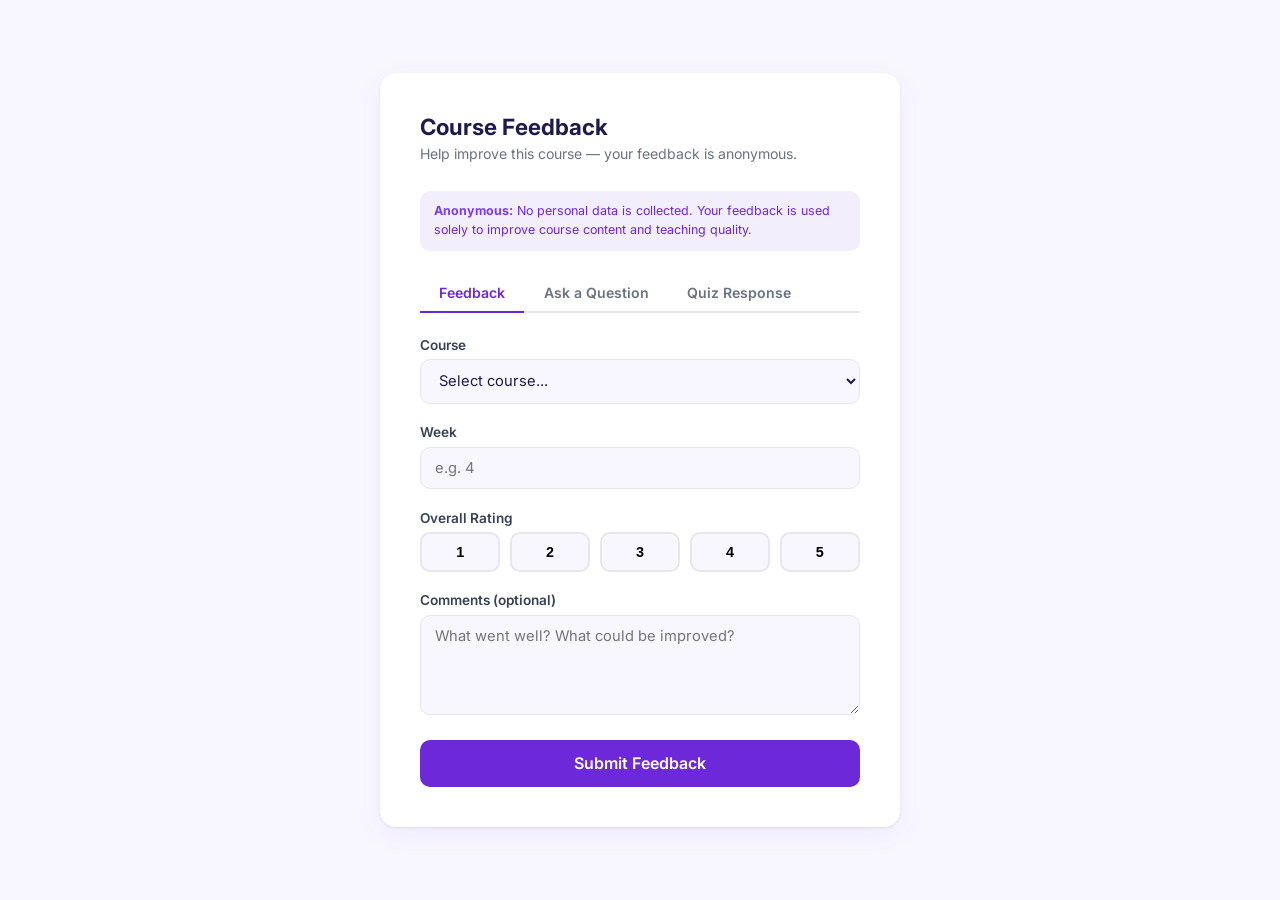
<file: apps/teaching_analytics/public/index.html>
<!DOCTYPE html>
<html lang="en">
<head>
<meta charset="UTF-8">
<meta name="viewport" content="width=device-width,initial-scale=1">
<title>Course Feedback — Teaching Analytics</title>
<link href="https://fonts.googleapis.com/css2?family=Inter:wght@400;500;600;700&display=swap" rel="stylesheet">
<style>
*{box-sizing:border-box;margin:0;padding:0}
:root{
  --bg:#F8F7FF;--bg2:#fff;--purple:#6D28D9;--purple2:#7C3AED;--purple3:rgba(109,40,217,.08);
  --green:#059669;--amber:#D97706;--red:#DC2626;
  --text:#1E1B4B;--text2:#374151;--text3:#6B7280;
  --line:#E5E7EB;--radius:10px;
}
body{font-family:'Inter',sans-serif;background:var(--bg);color:var(--text);min-height:100vh;display:flex;align-items:center;justify-content:center;padding:2rem}
.container{max-width:520px;width:100%;background:var(--bg2);border-radius:16px;box-shadow:0 1px 3px rgba(0,0,0,.08),0 8px 30px rgba(109,40,217,.06);padding:2.5rem}
h1{font-size:1.4rem;font-weight:700;margin-bottom:.3rem}
.subtitle{color:var(--text3);font-size:.88rem;margin-bottom:1.8rem}
label{display:block;font-weight:600;font-size:.85rem;margin-bottom:.4rem;color:var(--text2)}
select,input,textarea{width:100%;padding:.7rem .9rem;border:1.5px solid var(--line);border-radius:var(--radius);font-family:inherit;font-size:.92rem;color:var(--text);background:var(--bg);transition:border-color .15s}
select:focus,input:focus,textarea:focus{outline:none;border-color:var(--purple)}
textarea{resize:vertical;min-height:100px}
.form-group{margin-bottom:1.3rem}
.rating-group{display:flex;gap:.6rem}
.rating-btn{flex:1;padding:.6rem;border:2px solid var(--line);border-radius:var(--radius);background:var(--bg);cursor:pointer;font-weight:600;font-size:.9rem;text-align:center;transition:all .15s}
.rating-btn:hover{border-color:var(--purple);background:var(--purple3)}
.rating-btn.selected{border-color:var(--purple);background:var(--purple);color:#fff}
.rating-btn.selected:hover{background:var(--purple2)}
.tabs{display:flex;gap:0;margin-bottom:1.5rem;border-bottom:2px solid var(--line)}
.tab{padding:.6rem 1.2rem;font-weight:600;font-size:.88rem;cursor:pointer;border-bottom:2px solid transparent;margin-bottom:-2px;color:var(--text3);transition:all .15s;background:none;border-top:none;border-right:none;border-left:none;font-family:inherit}
.tab:hover{color:var(--purple)}
.tab.active{color:var(--purple);border-bottom-color:var(--purple)}
.tab-content{display:none}
.tab-content.active{display:block}
button[type=submit]{width:100%;padding:.85rem;background:var(--purple);color:#fff;border:none;border-radius:var(--radius);font-size:1rem;font-weight:600;cursor:pointer;font-family:inherit;transition:background .15s}
button[type=submit]:hover{background:var(--purple2)}
button[type=submit]:disabled{opacity:.5;cursor:not-allowed}
.success-msg{text-align:center;padding:2rem 0;display:none}
.success-msg .icon{font-size:3rem;margin-bottom:.8rem}
.success-msg h2{font-size:1.2rem;margin-bottom:.4rem}
.success-msg p{color:var(--text3);font-size:.88rem}
.anon-note{background:var(--purple3);border-radius:var(--radius);padding:.7rem .9rem;font-size:.78rem;color:var(--purple);margin-bottom:1.5rem;line-height:1.5}
.anon-note strong{color:var(--purple2)}
</style>
</head>
<body>
<div class="container">
  <h1>Course Feedback</h1>
  <p class="subtitle">Help improve this course — your feedback is anonymous.</p>

  <div class="anon-note">
    <strong>Anonymous:</strong> No personal data is collected. Your feedback is used solely
    to improve course content and teaching quality.
  </div>

  <div class="tabs">
    <button class="tab active" data-tab="feedback">Feedback</button>
    <button class="tab" data-tab="question">Ask a Question</button>
    <button class="tab" data-tab="quiz">Quiz Response</button>
  </div>

  <!-- Feedback Tab -->
  <form id="feedback-form" class="tab-content active">
    <div class="form-group">
      <label for="fb-course">Course</label>
      <select id="fb-course" name="course" required>
        <option value="">Select course...</option>
        <option value="MKIB340">MKIB340 — Marketing & Digital Analytics</option>
        <option value="MKIB256">MKIB256 — Market Research</option>
        <option value="MKIB153">MKIB153 — Fundamentals of Marketing</option>
        <option value="HCT-DMA">HCT — Digital Marketing, Analytics & AI+</option>
      </select>
    </div>
    <div class="form-group">
      <label for="fb-week">Week</label>
      <input type="number" id="fb-week" name="week" min="1" max="20" required placeholder="e.g. 4">
    </div>
    <div class="form-group">
      <label>Overall Rating</label>
      <div class="rating-group">
        <button type="button" class="rating-btn" data-value="1">1</button>
        <button type="button" class="rating-btn" data-value="2">2</button>
        <button type="button" class="rating-btn" data-value="3">3</button>
        <button type="button" class="rating-btn" data-value="4">4</button>
        <button type="button" class="rating-btn" data-value="5">5</button>
      </div>
      <input type="hidden" id="fb-rating" name="rating" required>
    </div>
    <div class="form-group">
      <label for="fb-comment">Comments (optional)</label>
      <textarea id="fb-comment" name="comment" placeholder="What went well? What could be improved?"></textarea>
    </div>
    <button type="submit">Submit Feedback</button>
  </form>

  <!-- Question Tab -->
  <form id="question-form" class="tab-content">
    <div class="form-group">
      <label for="q-course">Course</label>
      <select id="q-course" name="course" required>
        <option value="">Select course...</option>
        <option value="MKIB340">MKIB340 — Marketing & Digital Analytics</option>
        <option value="MKIB256">MKIB256 — Market Research</option>
        <option value="MKIB153">MKIB153 — Fundamentals of Marketing</option>
        <option value="HCT-DMA">HCT — Digital Marketing, Analytics & AI+</option>
      </select>
    </div>
    <div class="form-group">
      <label for="q-week">Week</label>
      <input type="number" id="q-week" name="week" min="1" max="20" required placeholder="e.g. 4">
    </div>
    <div class="form-group">
      <label for="q-text">Your Question</label>
      <textarea id="q-text" name="question" required placeholder="What would you like to know?"></textarea>
    </div>
    <button type="submit">Submit Question</button>
  </form>

  <!-- Quiz Tab -->
  <form id="quiz-form" class="tab-content">
    <div class="form-group">
      <label for="quiz-course">Course</label>
      <select id="quiz-course" name="course" required>
        <option value="">Select course...</option>
        <option value="MKIB340">MKIB340 — Marketing & Digital Analytics</option>
        <option value="MKIB256">MKIB256 — Market Research</option>
        <option value="MKIB153">MKIB153 — Fundamentals of Marketing</option>
        <option value="HCT-DMA">HCT — Digital Marketing, Analytics & AI+</option>
      </select>
    </div>
    <div class="form-group">
      <label for="quiz-week">Week</label>
      <input type="number" id="quiz-week" name="week" min="1" max="20" required placeholder="e.g. 4">
    </div>
    <div class="form-group">
      <label for="quiz-id">Student ID (anonymous)</label>
      <input type="text" id="quiz-id" name="anonymous_id" required placeholder="e.g. S2026-0042">
    </div>
    <div class="form-group">
      <label for="quiz-answers">Answers (JSON)</label>
      <textarea id="quiz-answers" name="answers" required placeholder='{"q1": "a", "q2": "c", "q3": "b"}'></textarea>
    </div>
    <div class="form-group">
      <label for="quiz-score">Score (%)</label>
      <input type="number" id="quiz-score" name="score" min="0" max="100" step="0.1" placeholder="e.g. 85.5">
    </div>
    <button type="submit">Submit Quiz</button>
  </form>

  <!-- Success -->
  <div class="success-msg" id="success-msg">
    <div class="icon">&#10003;</div>
    <h2>Thank you!</h2>
    <p>Your response has been recorded.</p>
  </div>
</div>

<script>
const API_BASE = '';  // Set to your Render API URL in production, e.g. https://api.qijialiao.com

// Tab switching
document.querySelectorAll('.tab').forEach(tab => {
  tab.addEventListener('click', () => {
    document.querySelectorAll('.tab').forEach(t => t.classList.remove('active'));
    document.querySelectorAll('.tab-content').forEach(c => c.classList.remove('active'));
    tab.classList.add('active');
    document.getElementById(tab.dataset.tab + '-form').classList.add('active');
    document.getElementById('success-msg').style.display = 'none';
  });
});

// Rating buttons
document.querySelectorAll('.rating-btn').forEach(btn => {
  btn.addEventListener('click', () => {
    document.querySelectorAll('.rating-btn').forEach(b => b.classList.remove('selected'));
    btn.classList.add('selected');
    document.getElementById('fb-rating').value = btn.dataset.value;
  });
});

// Show success and reset
function showSuccess(formEl) {
  document.querySelectorAll('.tab-content').forEach(c => c.style.display = 'none');
  document.querySelectorAll('.tabs').forEach(t => t.style.display = 'none');
  const msg = document.getElementById('success-msg');
  msg.style.display = 'block';
  formEl.reset();
  document.querySelectorAll('.rating-btn').forEach(b => b.classList.remove('selected'));
  setTimeout(() => {
    msg.style.display = 'none';
    document.querySelectorAll('.tab-content').forEach(c => c.style.display = '');
    document.querySelectorAll('.tabs').forEach(t => t.style.display = '');
    document.getElementById('feedback-form').classList.add('active');
    document.getElementById('question-form').classList.remove('active');
    document.getElementById('quiz-form').classList.remove('active');
    document.querySelectorAll('.tab').forEach(t => t.classList.remove('active'));
    document.querySelector('[data-tab="feedback"]').classList.add('active');
  }, 3000);
}

// Submit feedback
document.getElementById('feedback-form').addEventListener('submit', async (e) => {
  e.preventDefault();
  const data = {
    course: document.getElementById('fb-course').value,
    week: parseInt(document.getElementById('fb-week').value),
    rating: parseInt(document.getElementById('fb-rating').value),
    comment: document.getElementById('fb-comment').value || null,
  };
  try {
    await fetch(API_BASE + '/feedback', {
      method: 'POST',
      headers: {'Content-Type': 'application/json'},
      body: JSON.stringify(data),
    });
    showSuccess(e.target);
  } catch (err) {
    alert('Submission failed. Please try again.');
  }
});

// Submit question
document.getElementById('question-form').addEventListener('submit', async (e) => {
  e.preventDefault();
  const data = {
    course: document.getElementById('q-course').value,
    week: parseInt(document.getElementById('q-week').value),
    question: document.getElementById('q-text').value,
  };
  try {
    await fetch(API_BASE + '/questions', {
      method: 'POST',
      headers: {'Content-Type': 'application/json'},
      body: JSON.stringify(data),
    });
    showSuccess(e.target);
  } catch (err) {
    alert('Submission failed. Please try again.');
  }
});

// Submit quiz
document.getElementById('quiz-form').addEventListener('submit', async (e) => {
  e.preventDefault();
  const answersRaw = document.getElementById('quiz-answers').value;
  let answers;
  try {
    answers = JSON.parse(answersRaw);
  } catch {
    alert('Answers must be valid JSON, e.g. {"q1": "a", "q2": "c"}');
    return;
  }
  const data = {
    course: document.getElementById('quiz-course').value,
    week: parseInt(document.getElementById('quiz-week').value),
    anonymous_id: document.getElementById('quiz-id').value,
    answers: answers,
    score: parseFloat(document.getElementById('quiz-score').value) || null,
  };
  try {
    await fetch(API_BASE + '/quiz', {
      method: 'POST',
      headers: {'Content-Type': 'application/json'},
      body: JSON.stringify(data),
    });
    showSuccess(e.target);
  } catch (err) {
    alert('Submission failed. Please try again.');
  }
});
</script>
</body>
</html>
</file>
